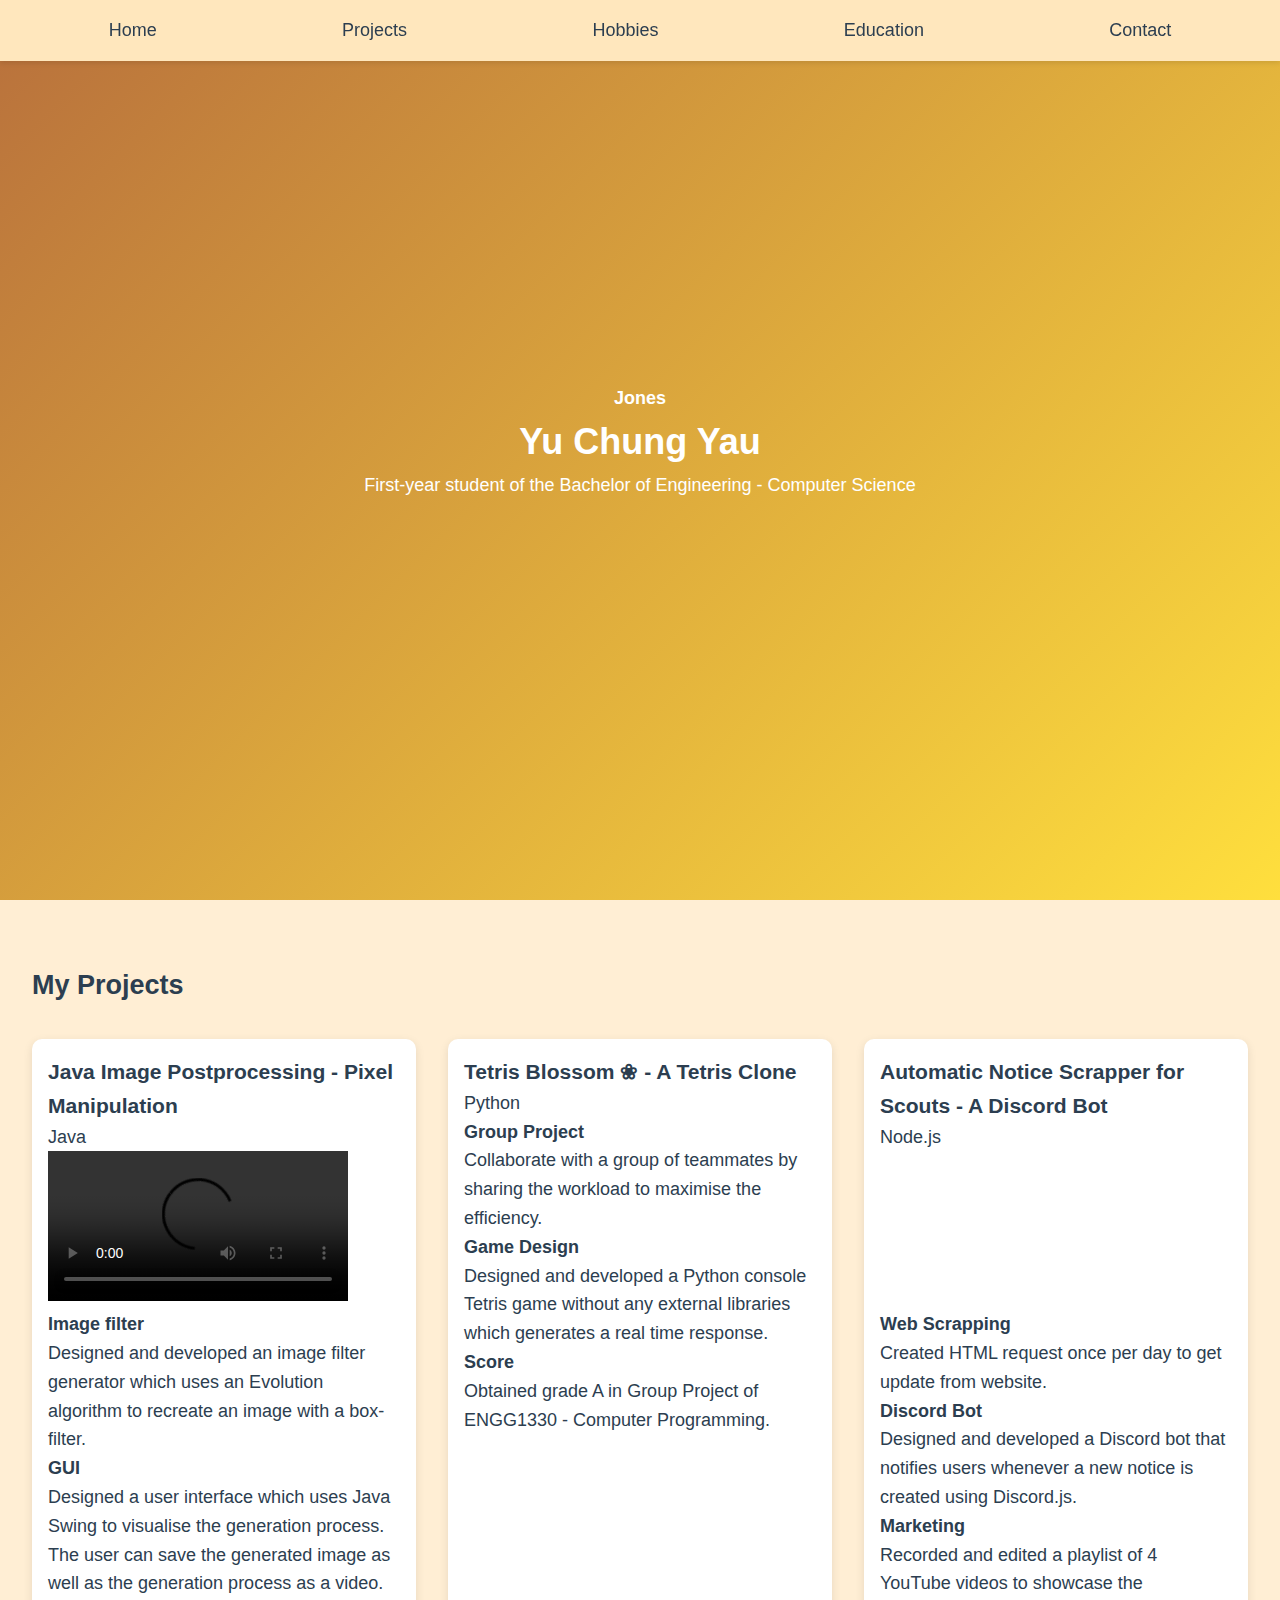
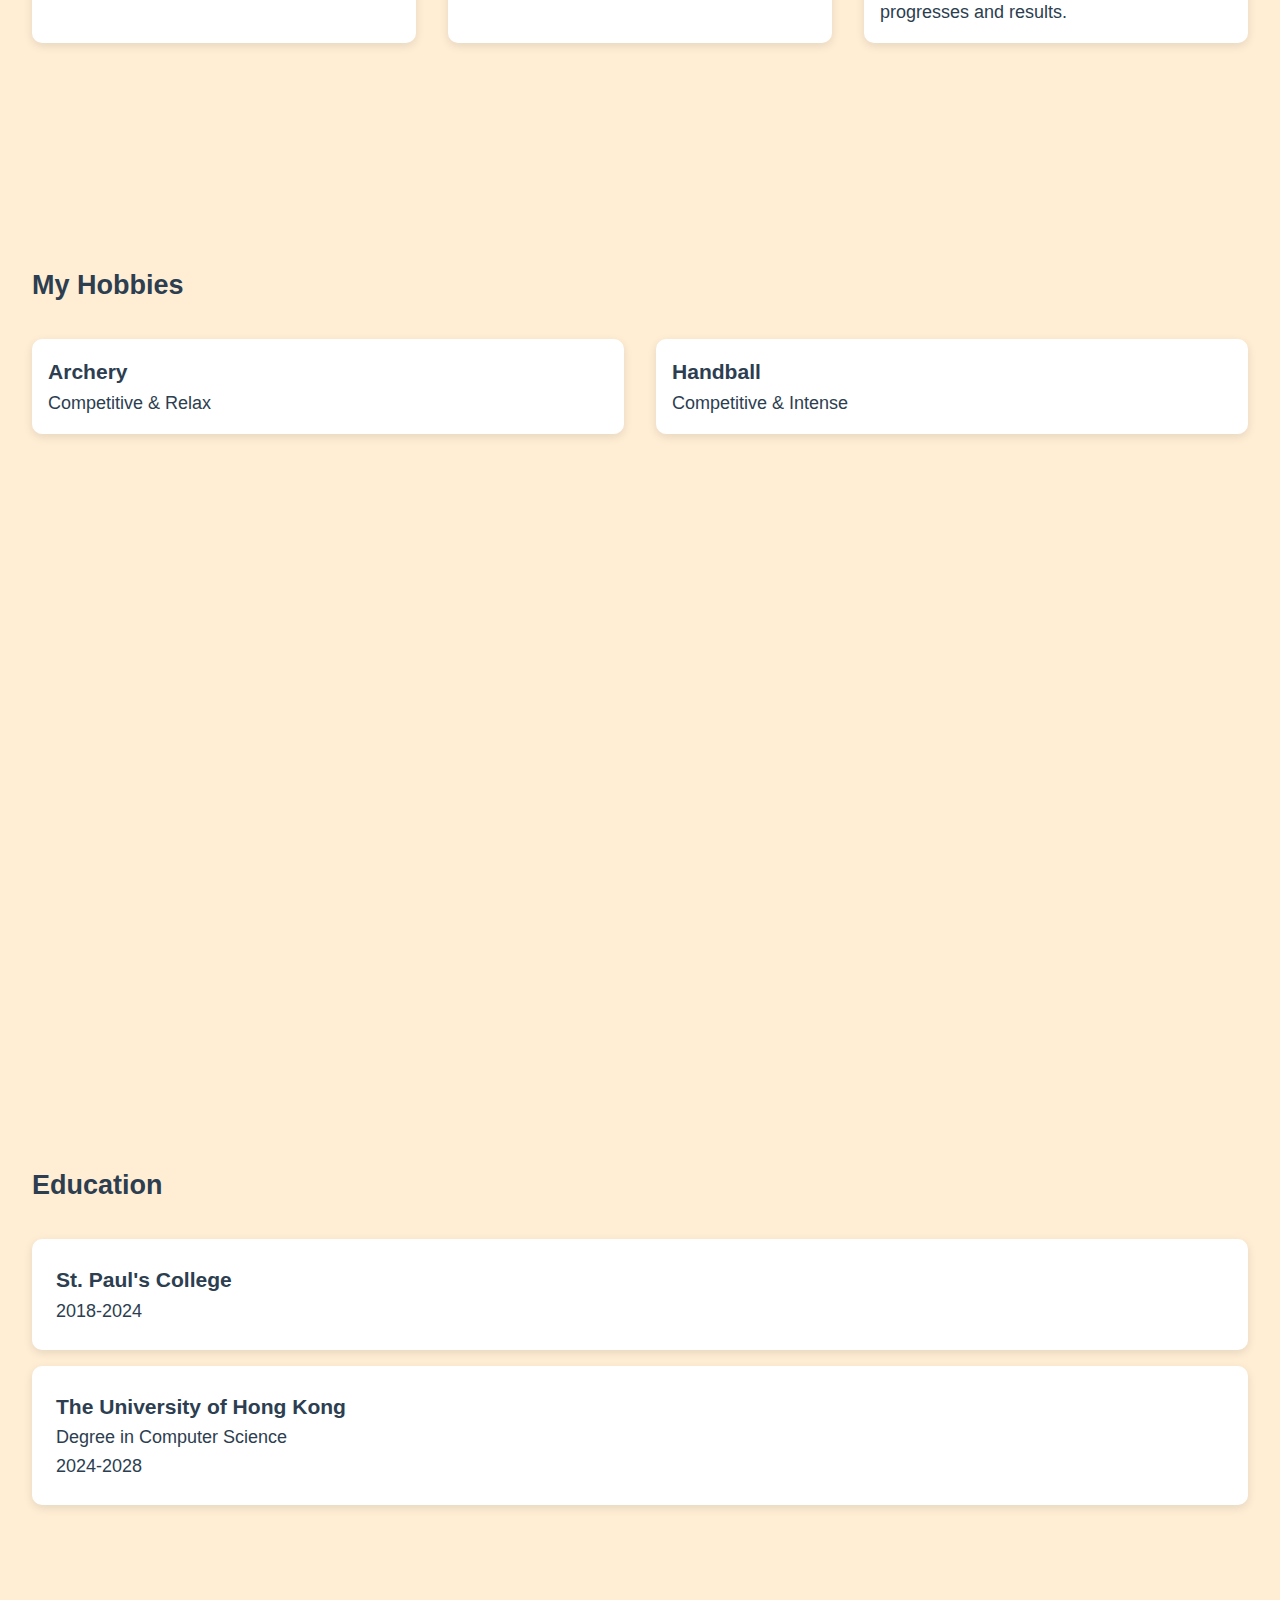
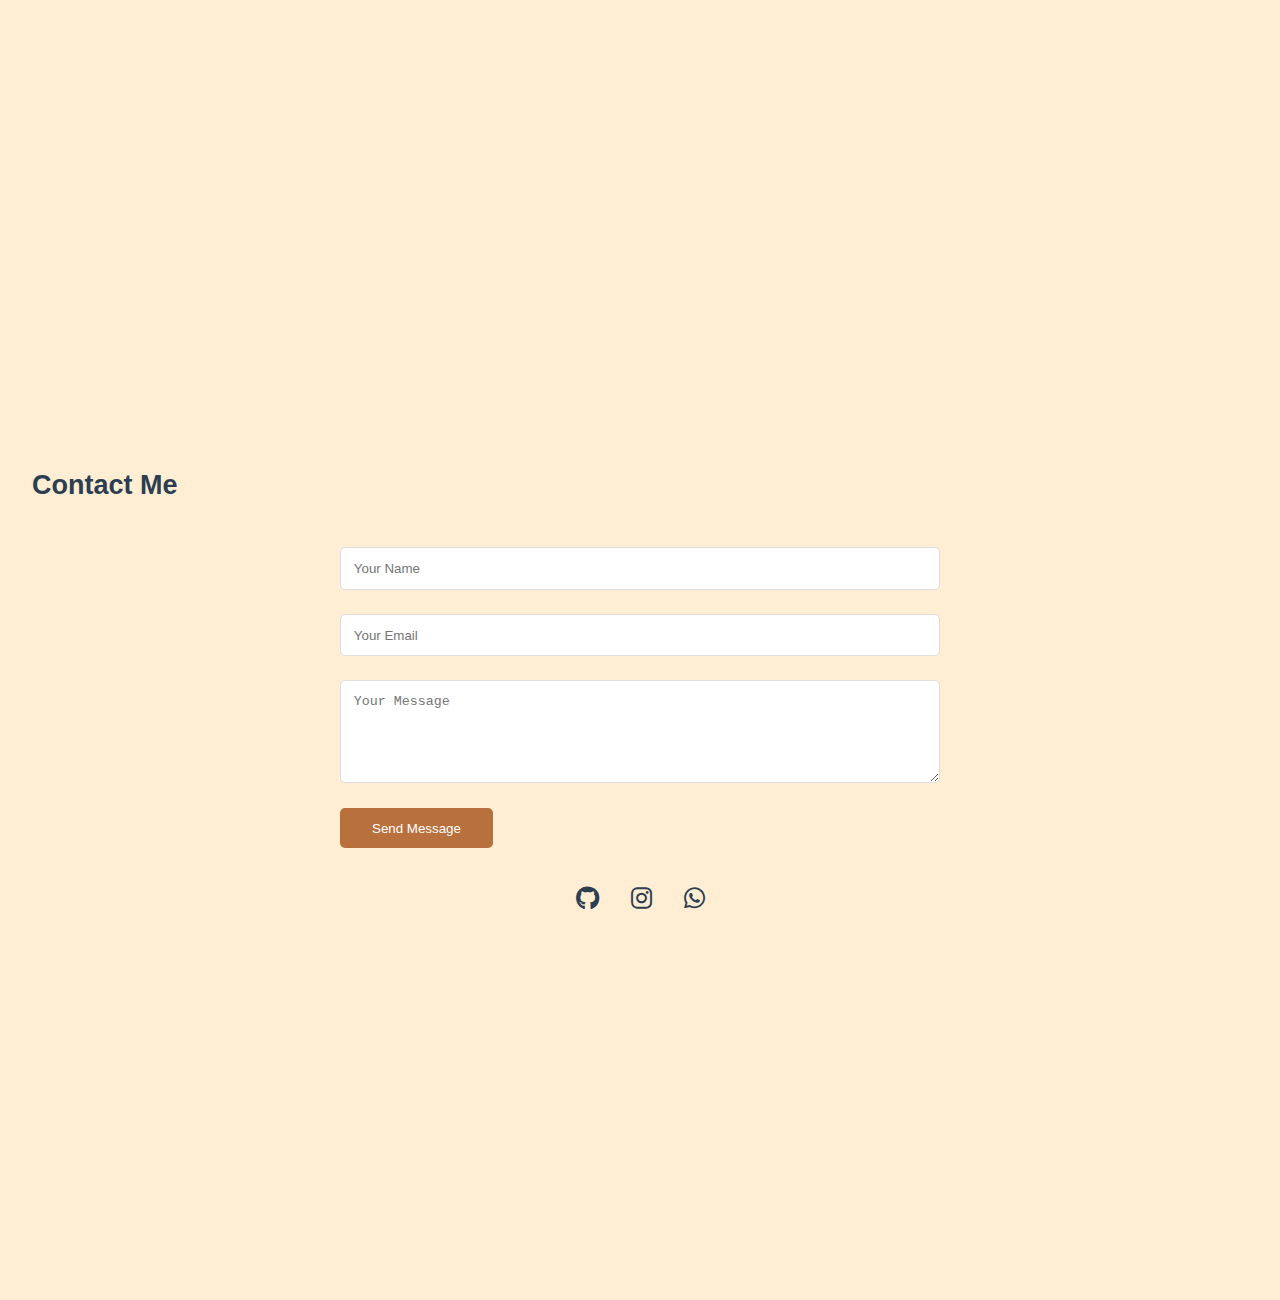
<file: index.html>
<!DOCTYPE html>
<html lang="en">
<head>
    <meta charset="UTF-8">
    <meta name="viewport" content="width=device-width, initial-scale=1.0">
    <title>Yu Chung Yau - Jones</title>
    <link rel="stylesheet" href="https://cdnjs.cloudflare.com/ajax/libs/font-awesome/6.0.0/css/all.min.css">
    <link rel="stylesheet" href="./style.css">
    <script src="./projects.js" ></script>
</head>
<body>
    <!-- Navigation -->
    <nav class="navbar">
        <ul class="nav-links">
            <li><a href="#hero">Home</a></li>
            <li><a href="#projects">Projects</a></li>
            <li><a href="#hobbies">Hobbies</a></li>
            <li><a href="#education">Education</a></li>
            <li><a href="#contact">Contact</a></li>
        </ul>
    </nav>

    <!-- Hero Section -->
    <section id="hero">
        <h4>Jones</h4>
        <h1>Yu Chung Yau</h1>
        <p>First-year student of the Bachelor of Engineering - Computer Science</p>
    </section>

    <!-- Projects Section -->
    <section id="projects">
        <h2>My Projects</h2>
        <div class="projects-grid" id="projects-grid">
            <!-- Add more project cards -->
        </div>
    </section>

    <!-- Hobbies Section -->
    <section id="hobbies">
        <h2>My Hobbies</h2>
        <div class="projects-grid">
            <div class="project-card">
                <h3>Archery</h3>
                <p>Competitive & Relax</p>
            </div>
            <div class="project-card">
                <h3>Handball</h3>
                <p>Competitive & Intense</p>
            </div>
            <!-- Add more hobby cards -->
        </div>
    </section>

    <!-- Education Section -->
    <section id="education">
        <h2>Education</h2>
        <div class="education-list">
            <div class="education-item">
                <h3>St. Paul's College</h3>
                <p>2018-2024</p>
            </div>
            <div class="education-item">
                <h3>The University of Hong Kong</h3>
                <p>Degree in Computer Science</p>
                <p>2024-2028</p>
            </div>
            <!-- Add more education items -->
        </div>
    </section>

    <!-- Contact Section -->
    <section id="contact">
        <h2>Contact Me</h2>
        <form class="contact-form">
            <div class="form-group">
                <input type="text" placeholder="Your Name" required>
            </div>
            <div class="form-group">
                <input type="email" placeholder="Your Email" required>
            </div>
            <div class="form-group">
                <textarea rows="5" placeholder="Your Message" required></textarea>
            </div>
            <button type="submit">Send Message</button>
        </form>
        <div class="social-links">
            <a href="https://github.com/jonesyu30" target=”_blank”><i class="fab fa-github"></i></a>
            <a href="https://www.instagram.com/jung1yau6/" target=”_blank”><i class="fa-brands fa-instagram"></i></a>
            <a href="https://wa.me/60303742" target=”_blank”><i class="fa-brands fa-whatsapp"></i></a>
        </div>
    </section>
</body>
</html>
</file>
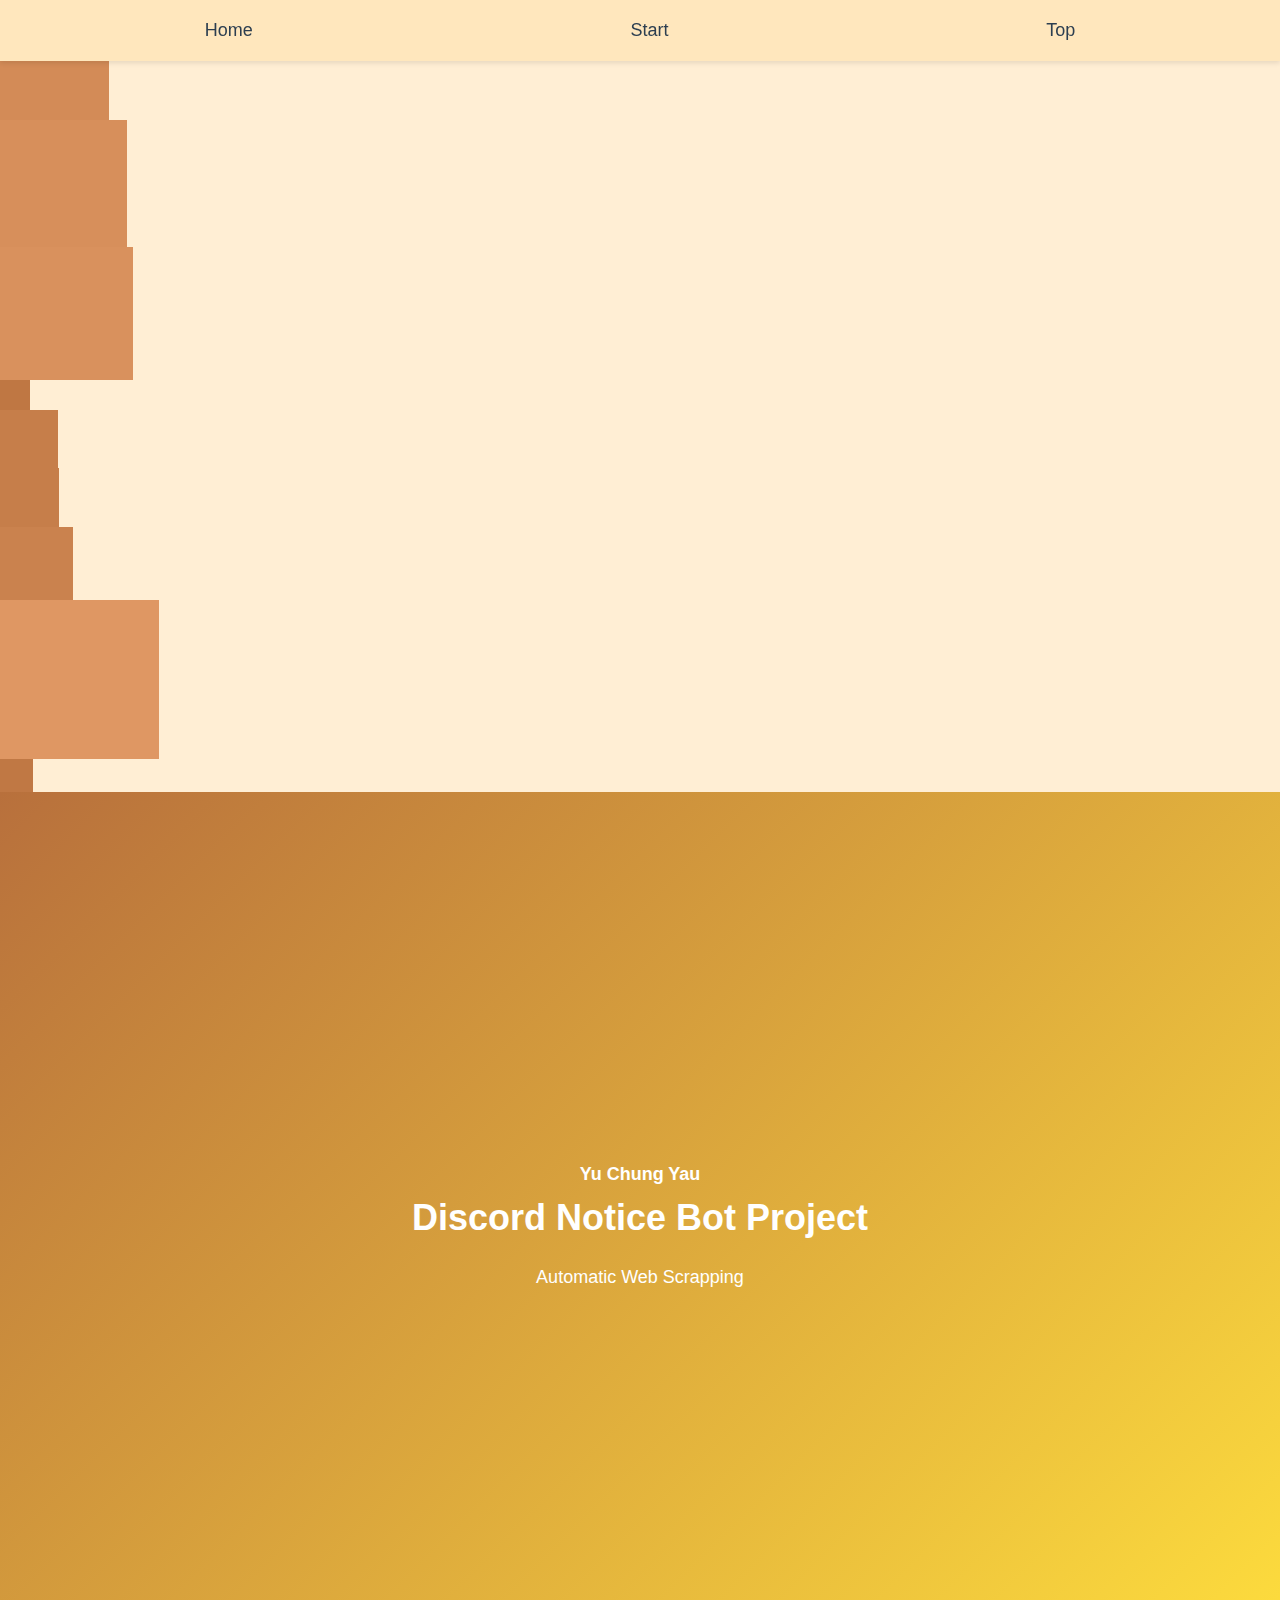
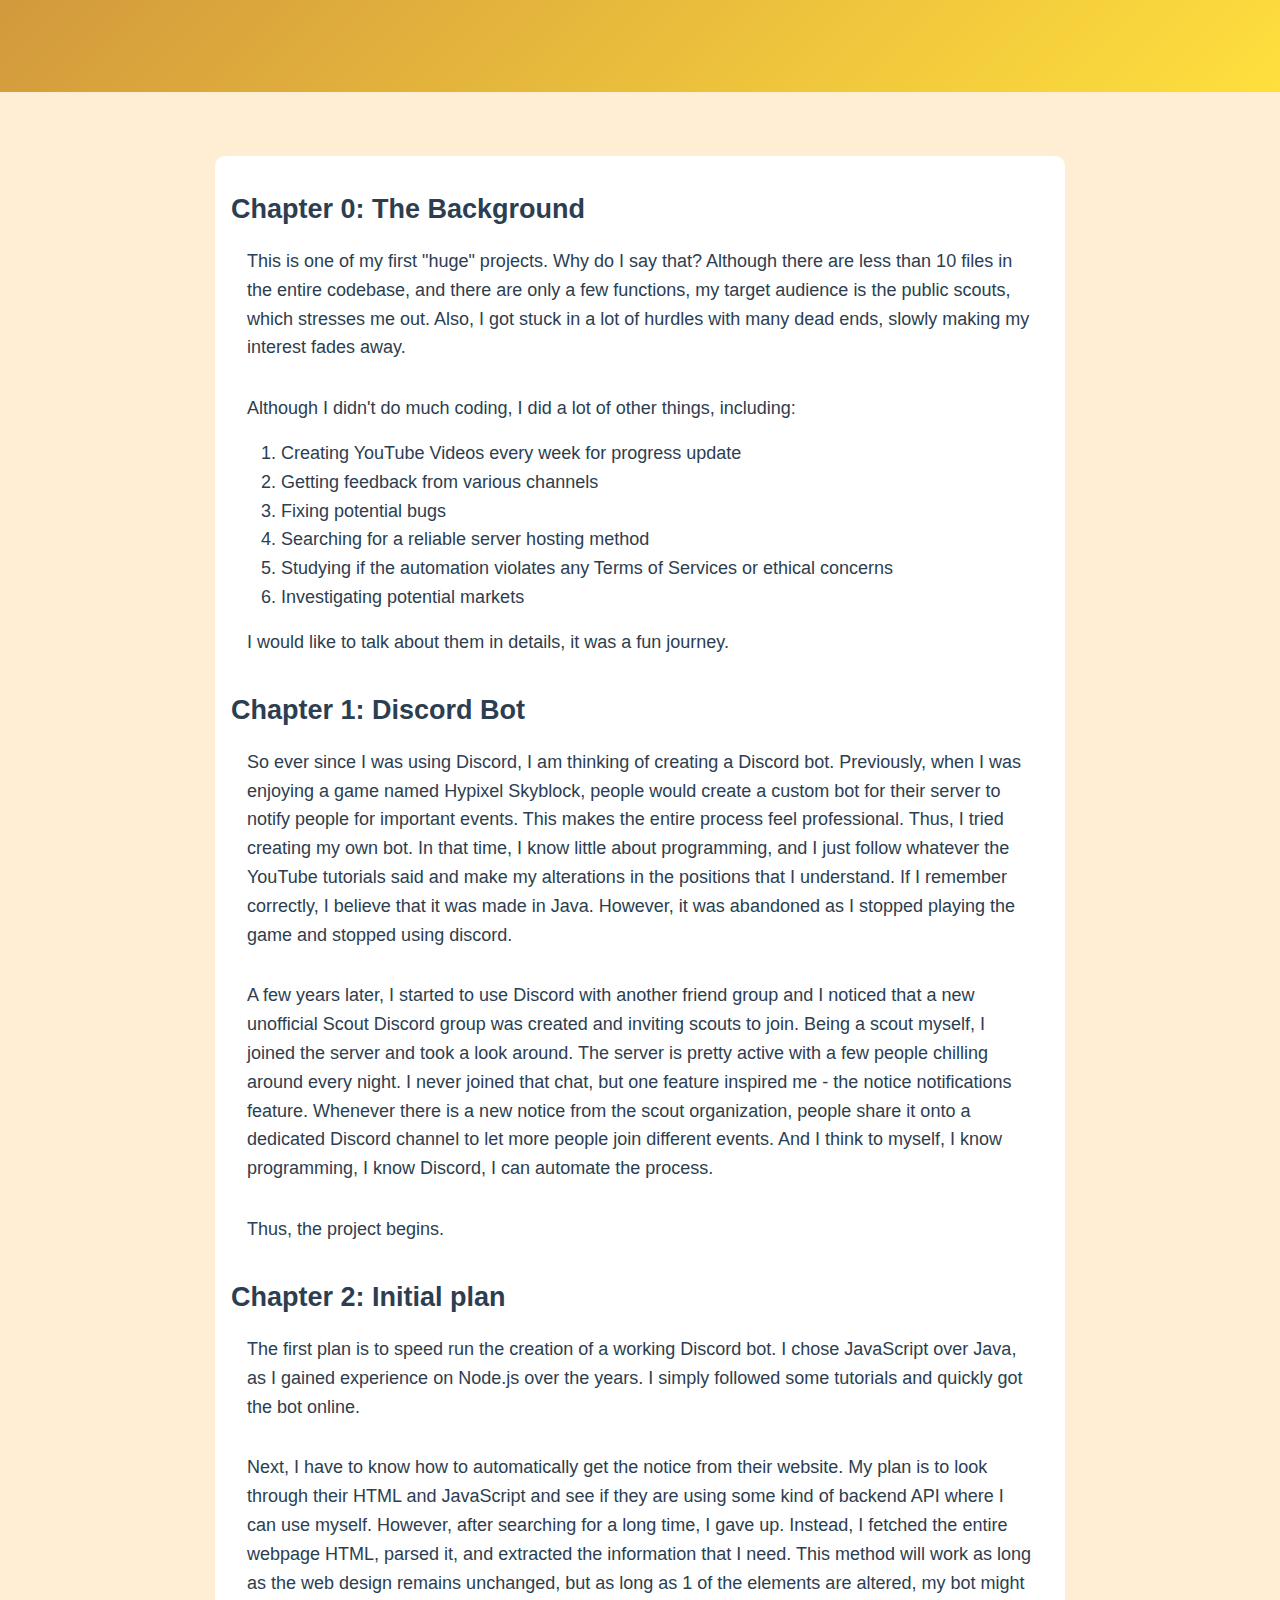
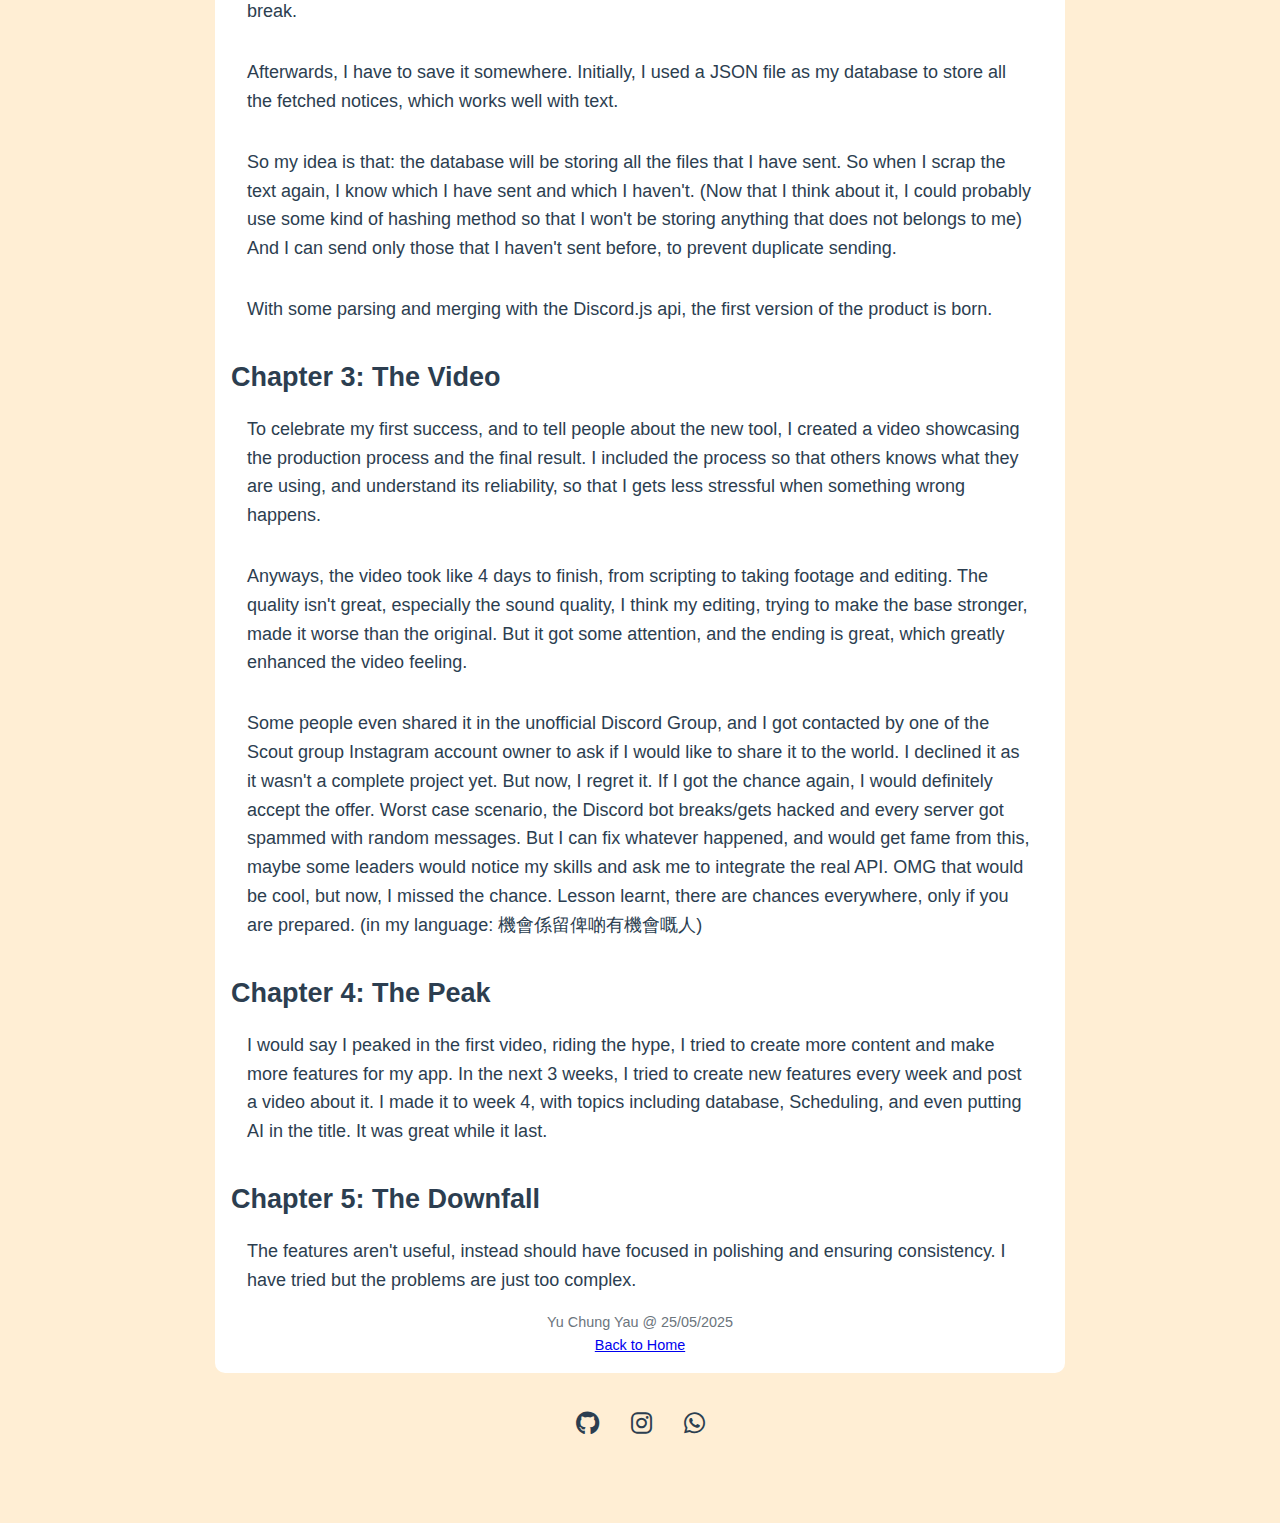
<file: projects/discord-bot.html>
<!DOCTYPE html>
<html lang="en">
<head>
    <meta charset="UTF-8">
    <meta name="viewport" content="width=device-width, initial-scale=1.0">
    <title>Java Image Postprocessing</title>
    <link rel="stylesheet" href="../style.css">
    <link rel="stylesheet" href="./style.css">
    <link rel="stylesheet" href="https://cdnjs.cloudflare.com/ajax/libs/font-awesome/6.0.0/css/all.min.css">
    <script src="../theme.js"></script>
    <link rel="icon" href="../assets/images/profolio.jpeg" type="image/jpeg">
</head>
<body>

    <!-- Background Animation -->
    <div id="background"></div>
    <script src="../sphere.js"></script>

    <!-- Navigation -->
    <nav class="navbar">
        <ul class="nav-links">
            <li><a href="../#projects">Home</a></li>
            <li><a href="#paragraphs">Start</a></li>
            <li><a href="#hero">Top</a></li>
        </ul>
    </nav>

    <!-- Hero Section -->
    <section id="hero">
        <h4>Yu Chung Yau</h4>
        <h1>Discord Notice Bot Project</h1>
        <p>Automatic Web Scrapping</p>
    </section>

    <section id="paragraphs">
        <div class="chapters">
            <h2 class="section-title">Chapter 0: The Background</h2>
<p>This is one of my first "huge" projects. Why do I say that? Although there are less than 10 files in the entire codebase, and there are only a few functions, my target audience is the public scouts, which stresses me out. Also, I got stuck in a lot of hurdles with many dead ends, slowly making my interest fades away. </p>
<p>Although I didn't do much coding, I did a lot of other things, including:</p>
<ol type="1"><li>Creating YouTube Videos every week for progress update</li><li>Getting feedback from various channels</li><li>Fixing potential bugs</li><li>Searching for a reliable server hosting method</li><li>Studying if the automation violates any Terms of Services or ethical concerns</li><li>Investigating potential markets</li></ol><p>I would like to talk about them in details, it was a fun journey.</p>
<h2 class="section-title">Chapter 1: Discord Bot</h2>
<p>So ever since I was using Discord, I am thinking of creating a Discord bot. Previously, when I was enjoying a game named Hypixel Skyblock, people would create a custom bot for their server to notify people for important events. This makes the entire process feel professional. Thus, I tried creating my own bot. In that time, I know little about programming, and I just follow whatever the YouTube tutorials said and make my alterations in the positions that I understand. If I remember correctly, I believe that it was made in Java. However, it was abandoned as I stopped playing the game and stopped using discord. </p>
<p>A few years later, I started to use Discord with another friend group and I noticed that a new unofficial Scout Discord group was created and inviting scouts to join. Being a scout myself, I joined the server and took a look around. The server is pretty active with a few people chilling around every night. I never joined that chat, but one feature inspired me - the notice notifications feature. Whenever there is a new notice from the scout organization, people share it onto a dedicated Discord channel to let more people join different events. And I think to myself, I know programming, I know Discord, I can automate the process.  </p>
<p>Thus, the project begins.</p>
<h2 class="section-title">Chapter 2: Initial plan</h2>
<p>The first plan is to speed run the creation of a working Discord bot. I chose JavaScript over Java, as I gained experience on Node.js over the years. I simply followed some tutorials and quickly got the bot online. </p>
<p>Next, I have to know how to automatically get the notice from their website. My plan is to look through their HTML and JavaScript and see if they are using some kind of backend API where I can use myself. However, after searching for a long time, I gave up. Instead, I fetched the entire webpage HTML, parsed it, and extracted the information that I need. This method will work as long as the web design remains unchanged, but as long as 1 of the elements are altered, my bot might break.</p>
<p>Afterwards, I have to save it somewhere. Initially, I used a JSON file as my database to store all the fetched notices, which works well with text. </p>
<p>So my idea is that: the database will be storing all the files that I have sent. So when I scrap the text again, I know which I have sent and which I haven't. (Now that I think about it, I could probably use some kind of hashing method so that I won't be storing anything that does not belongs to me) And I can send only those that I haven't sent before, to prevent duplicate sending. </p>
<p>With some parsing and merging with the Discord.js api, the first version of the product is born.</p>
<h2 class="section-title">Chapter 3: The Video</h2>
<p>To celebrate my first success, and to tell people about the new tool, I created a video showcasing the production process and the final result. I included the process so that others knows what they are using, and understand its reliability, so that I gets less stressful when something wrong happens.  </p>
<p>Anyways, the video took like 4 days to finish, from scripting to taking footage and editing. The quality isn't great, especially the sound quality, I think my editing, trying to make the base stronger, made it worse than the original. But it got some attention, and the ending is great, which greatly enhanced the video feeling. </p>
<p>Some people even shared it in the unofficial Discord Group, and I got contacted by one of the Scout group Instagram account owner to ask if I would like to share it to the world. I declined it as it wasn't a complete project yet. But now, I regret it. If I got the chance again, I would definitely accept the offer. Worst case scenario, the Discord bot breaks/gets hacked and every server got spammed with random messages. But I can fix whatever happened, and would get fame from this, maybe some leaders would notice my skills and ask me to integrate the real API. OMG that would be cool, but now, I missed the chance. Lesson learnt, there are chances everywhere, only if you are prepared. (in my language: 機會係留俾啲有機會嘅人)</p>
<h2 class="section-title">Chapter 4: The Peak</h2>
<p>I would say I peaked in the first video, riding the hype, I tried to create more content and make more features for my app. In the next 3 weeks, I tried to create new features every week and post a video about it. I made it to week 4, with topics including database, Scheduling, and even putting AI in the title. It was great while it last. </p>
<h2 class="section-title">Chapter 5: The Downfall</h2>
<p>The features aren't useful, instead should have focused in polishing and ensuring consistency. I have tried but the problems are just too complex. </p>

            <footer>
                Yu Chung Yau @ 25/05/2025
                <div class="footer-nav">
                    <a href="../index.html" class="back-home-link">Back to Home</a>
                </div>
            </footer>
        </div>

        <!-- Contact Section -->
        <div class="social-links">
            <a href="https://github.com/jonesyu30" target=”_blank”><i class="fab fa-github"></i></a>
            <a href="https://www.instagram.com/jung1yau6/" target=”_blank”><i class="fa-brands fa-instagram"></i></a>
            <a href="https://wa.me/60303742" target=”_blank”><i class="fa-brands fa-whatsapp"></i></a>
        </div>
    </section>
</body>
</html>
</file>
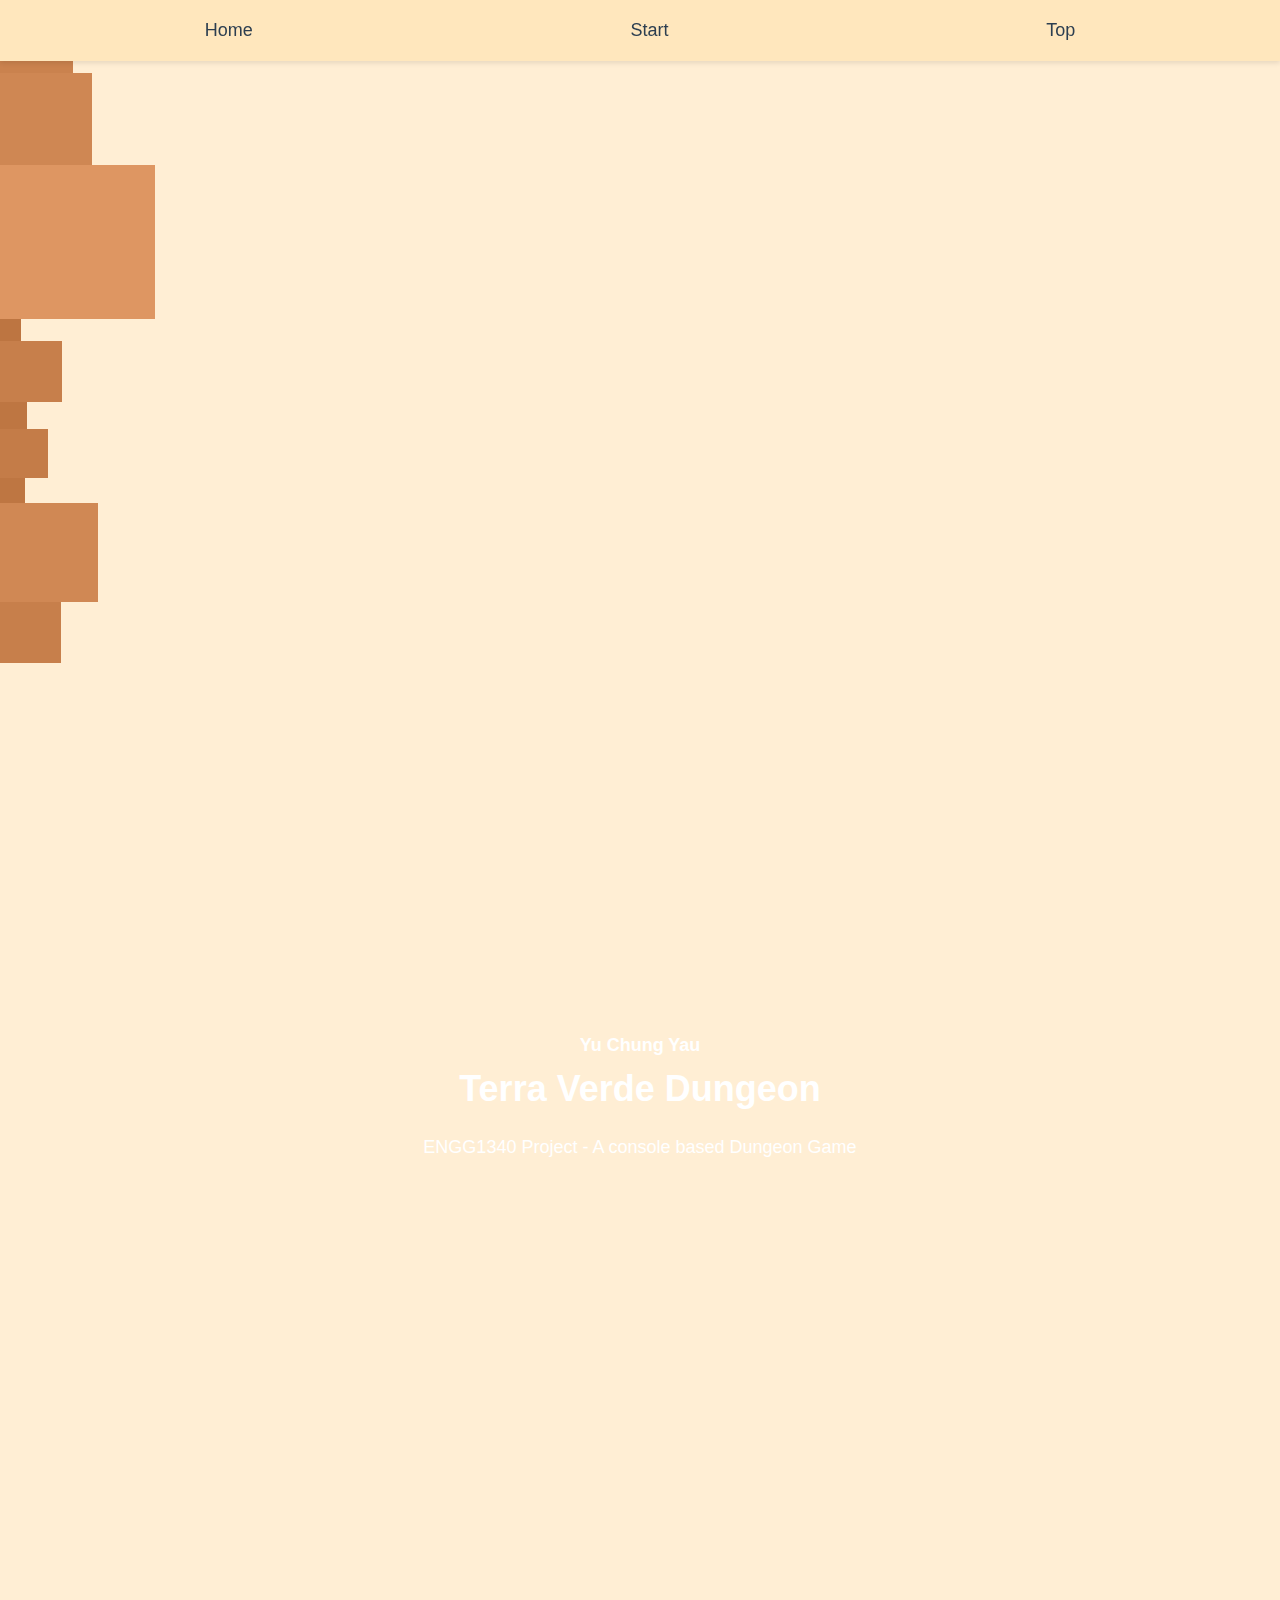
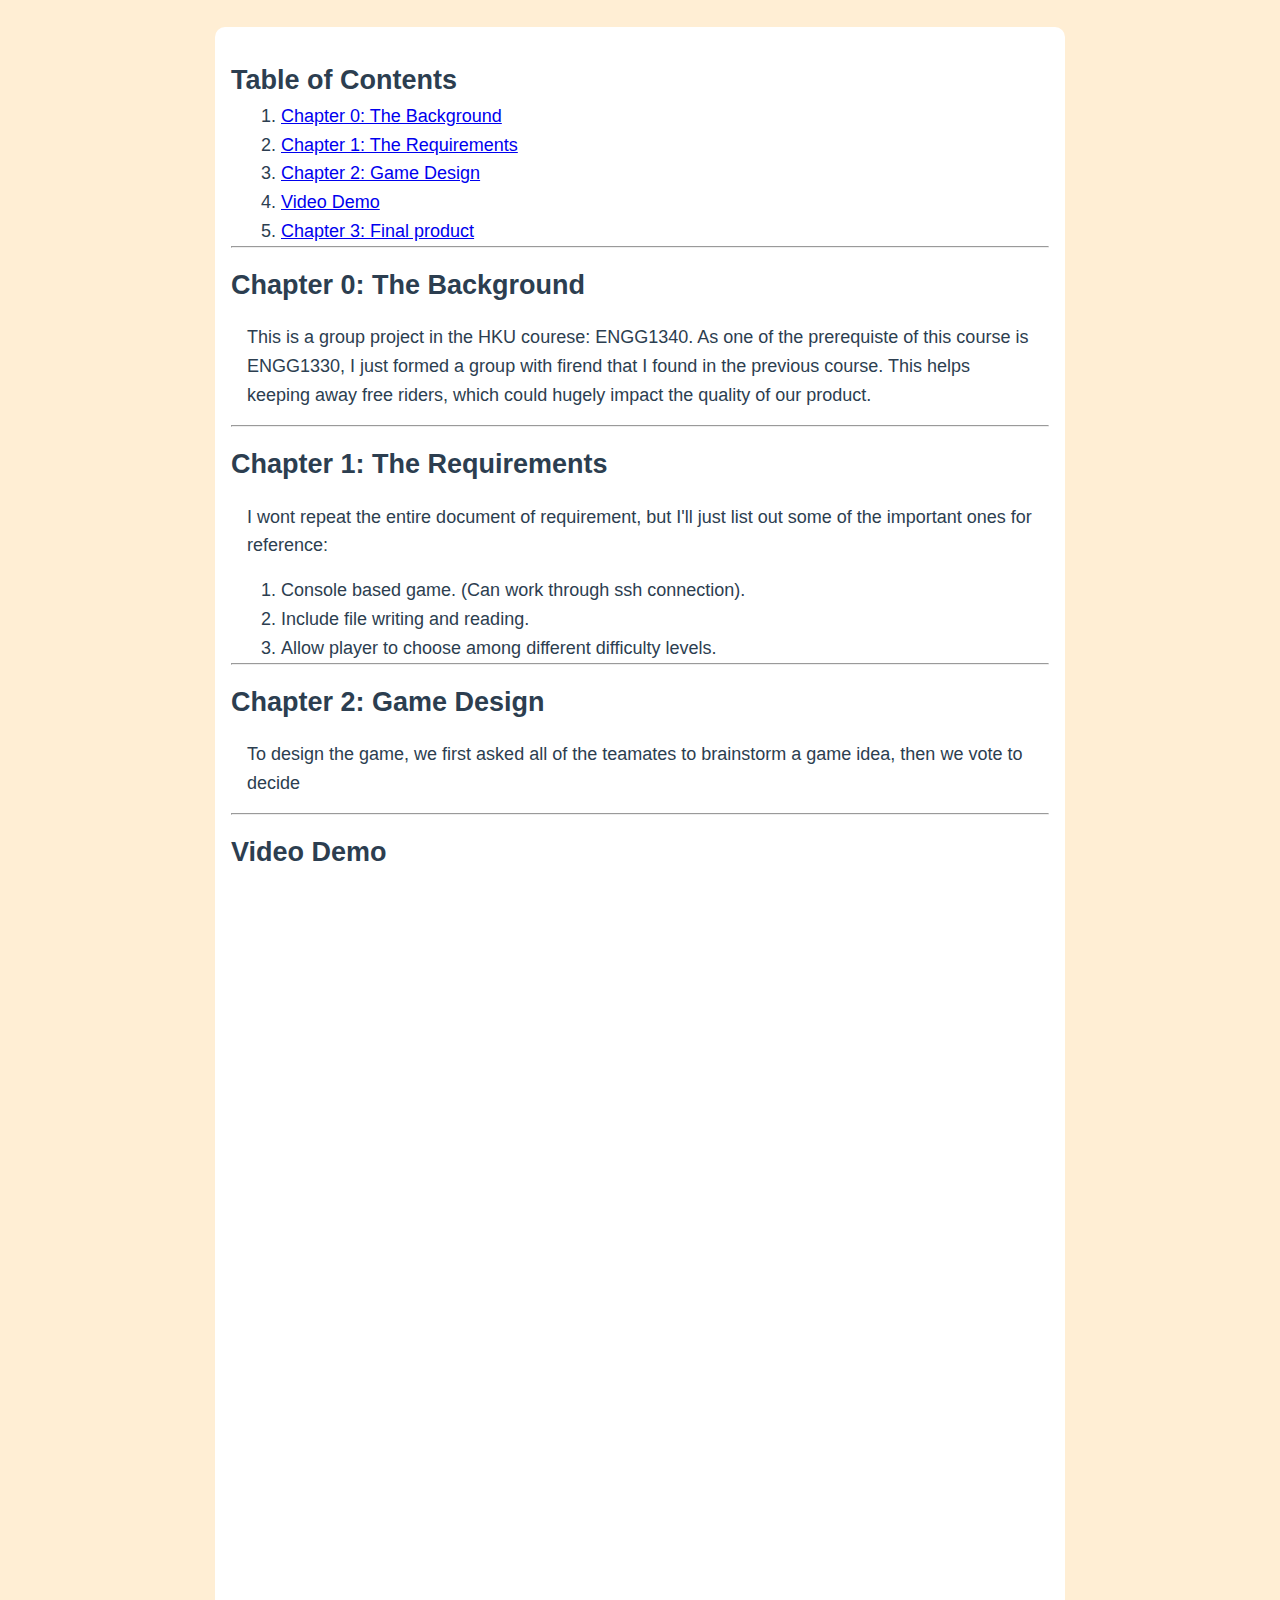
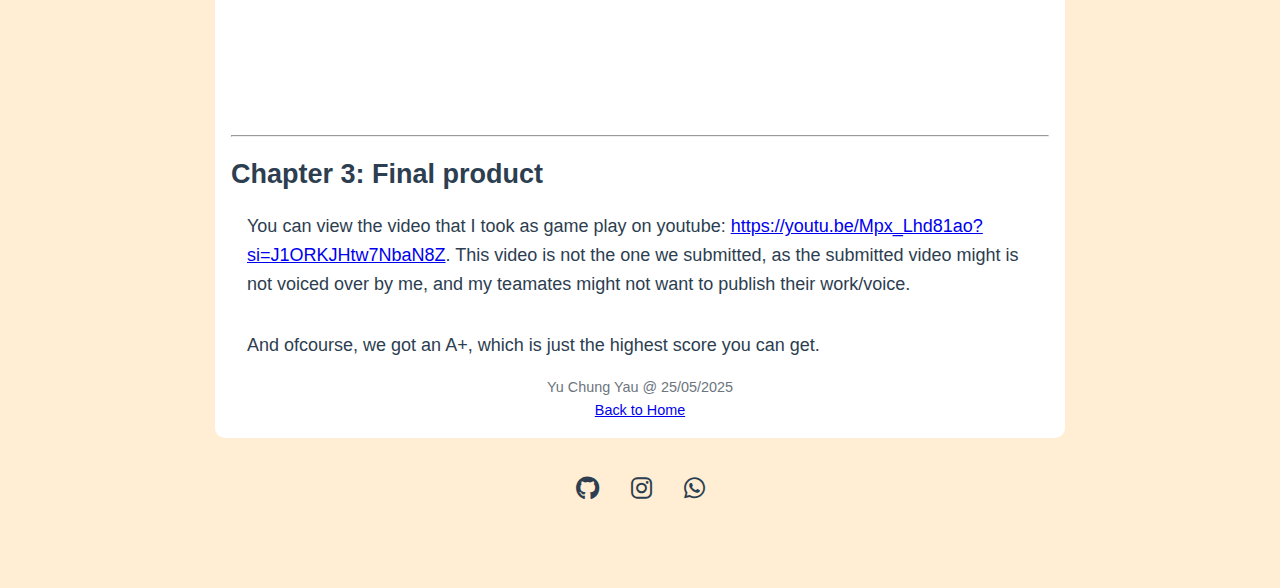
<file: projects/dungeon-game.html>
<!DOCTYPE html>
<html lang="en">
<head>
    <meta charset="UTF-8">
    <meta name="viewport" content="width=device-width, initial-scale=1.0">
    <title>Java Image Postprocessing</title>
    <link rel="stylesheet" href="../style.css">
    <script src="../theme.js"></script>
    <link rel="stylesheet" href="./style.css">
    <link rel="stylesheet" href="https://cdnjs.cloudflare.com/ajax/libs/font-awesome/6.0.0/css/all.min.css">
    <link rel="icon" href="../assets/images/profolio.jpeg" type="image/jpeg">
</head>
<body>

    <!-- Background Animation -->
    <div id="background"></div>
    <script src="../sphere.js"></script>

    <!-- Navigation -->
    <nav class="navbar">
        <ul class="nav-links">
            <li><a href="../#projects">Home</a></li>
            <li><a href="#paragraphs">Start</a></li>
            <li><a href="#hero">Top</a></li>
        </ul>
    </nav>

    <!-- Hero Section -->
    <section id="hero" style="background-image: linear-gradient(135deg, var(--primary-color-semi-transparent), var(--secondary-color-semi-transparent)), url('../assets/images/dungeon-game.png');">
        <h4>Yu Chung Yau</h4>
        <h1>Terra Verde Dungeon </h1>
        <p>ENGG1340 Project - A console based Dungeon Game</p>
    </section>

    <section id="paragraphs">
        <div class="chapters">
            <h2 class="section-title">Table of Contents</h2>
<ol><li class="toc-list"><a href="#chapter-0:-the-background" class="toc-link">Chapter 0: The Background</a></li><li class="toc-list"><a href="#chapter-1:-the-requirements" class="toc-link">Chapter 1: The Requirements</a></li><li class="toc-list"><a href="#chapter-2:-game-design" class="toc-link">Chapter 2: Game Design</a></li><li class="toc-list"><a href="#video-demo" class="toc-link">Video Demo</a></li><li class="toc-list"><a href="#chapter-3:-final-product" class="toc-link">Chapter 3: Final product</a></li></ol>
<hr class="chapters-divider" id="chapter-0:-the-background">
<h2 class="section-title">Chapter 0: The Background</h2>
<p>This is a group project in the HKU courese: ENGG1340. As one of the prerequiste of this course is ENGG1330, I just formed a group with firend that I found in the previous course. This helps keeping away free riders, which could hugely impact the quality of our product. </p>
<hr class="chapters-divider" id="chapter-1:-the-requirements">
<h2 class="section-title">Chapter 1: The Requirements</h2>
<p>I wont repeat the entire document of requirement, but I'll just list out some of the important ones for reference:</p>
<ol>
<li>Console based game. (Can work through ssh connection).</li><li>Include file writing and reading.</li><li>Allow player to choose among different difficulty levels.</li></ol><hr class="chapters-divider" id="chapter-2:-game-design">
<h2 class="section-title">Chapter 2: Game Design</h2>
<p>To design the game, we first asked all of the teamates to brainstorm a game idea, then we vote to decide</p>
<hr class="chapters-divider" id="video-demo">
<h2 class="section-title">Video Demo</h2>
<p><iframe width="1694" height="820" src="https://www.youtube.com/embed/Mpx_Lhd81ao" title="The boss fight in this dungeon game is crazy." frameborder="0" allow="accelerometer; autoplay; clipboard-write; encrypted-media; gyroscope; picture-in-picture; web-share" referrerpolicy="strict-origin-when-cross-origin" allowfullscreen></iframe></p>
<hr class="chapters-divider" id="chapter-3:-final-product">
<h2 class="section-title">Chapter 3: Final product</h2>
<p>You can view the video that I took as game play on youtube: <a target="_blank" href="https://youtu.be/Mpx_Lhd81ao?si=J1ORKJHtw7NbaN8Z">https://youtu.be/Mpx_Lhd81ao?si=J1ORKJHtw7NbaN8Z</a>. This video is not the one we submitted, as the submitted video might is not voiced over by me, and my teamates might not want to publish their work/voice. </p>
<p>And ofcourse, we got an A+, which is just the highest score you can get. </p>

            <footer>
                Yu Chung Yau @ 25/05/2025
                <div class="footer-nav">
                    <a href="../index.html" class="back-home-link">Back to Home</a>
                </div>
            </footer>
        </div>

        <!-- Contact Section -->
        <div class="social-links">
            <a href="https://github.com/jonesyu30" target=”_blank”><i class="fab fa-github"></i></a>
            <a href="https://www.instagram.com/jung1yau6/" target=”_blank”><i class="fa-brands fa-instagram"></i></a>
            <a href="https://wa.me/60303742" target=”_blank”><i class="fa-brands fa-whatsapp"></i></a>
        </div>
    </section>
</body>
</html>
</file>
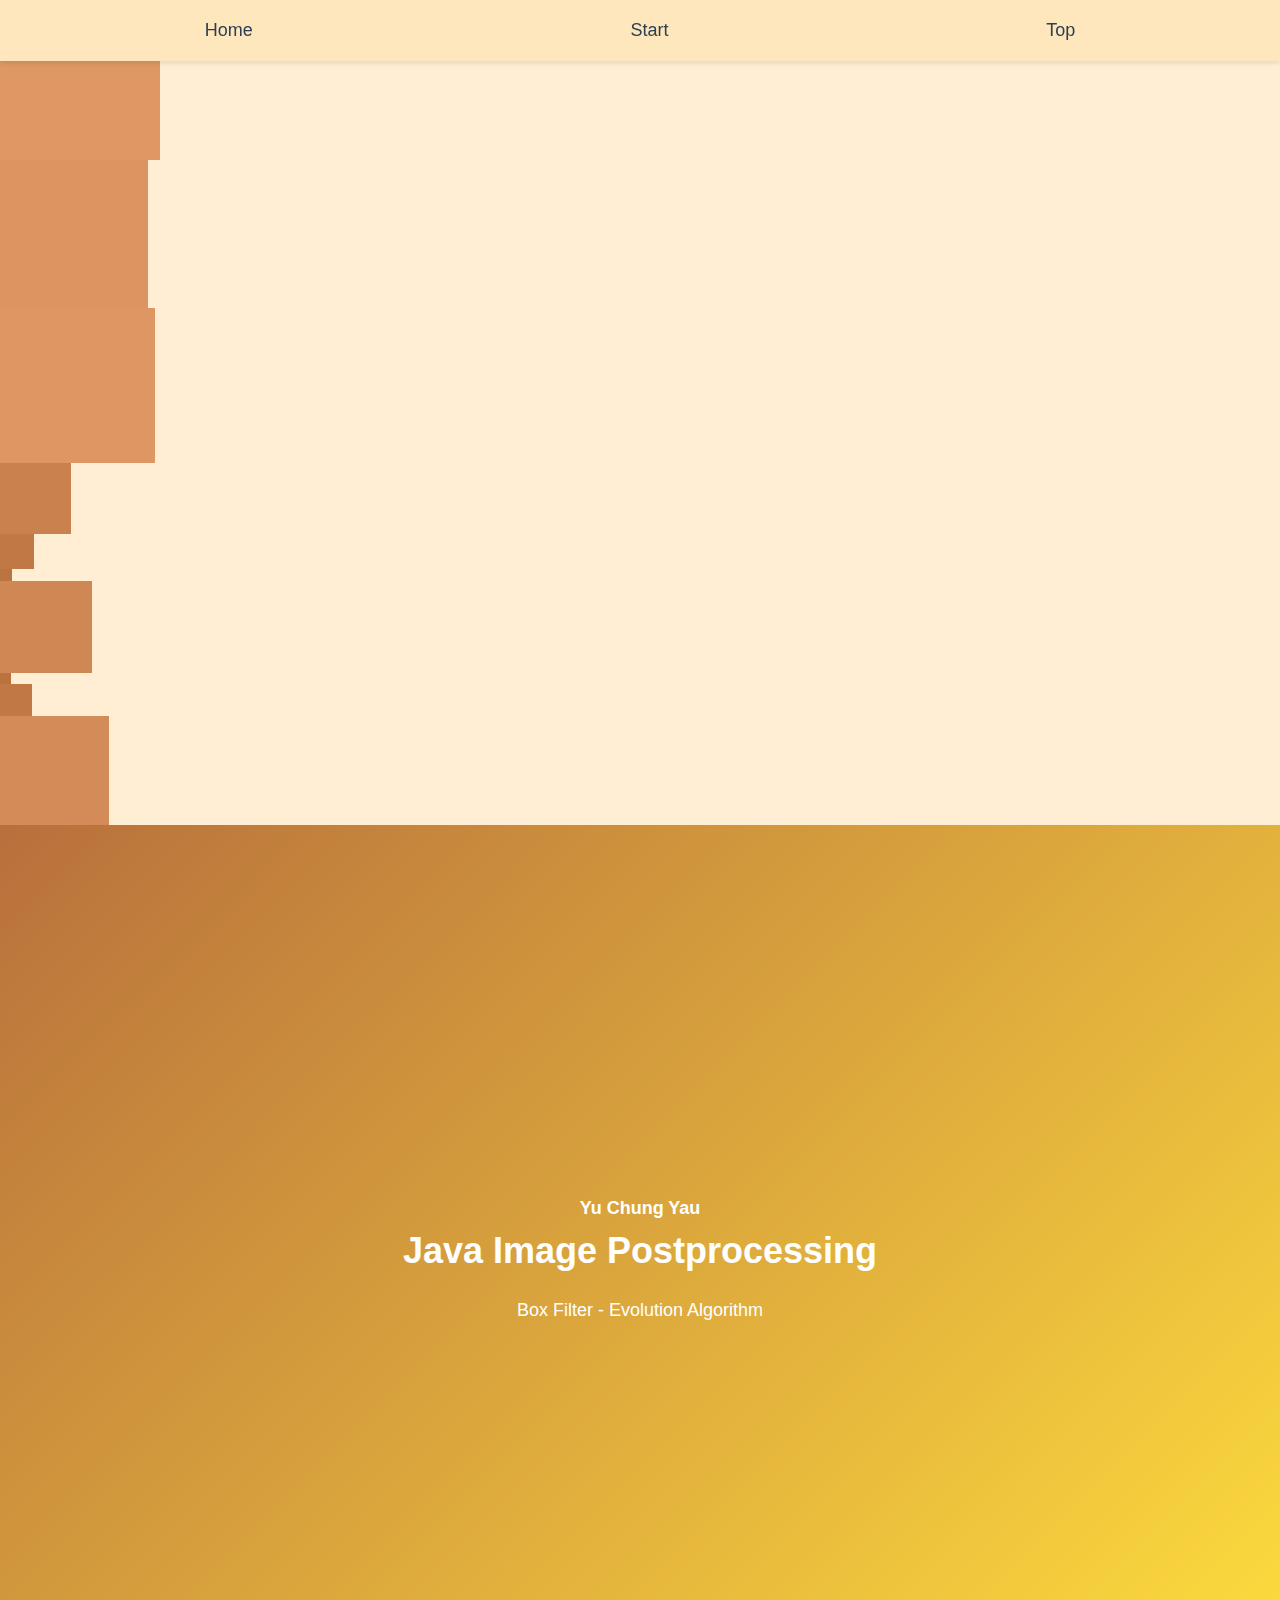
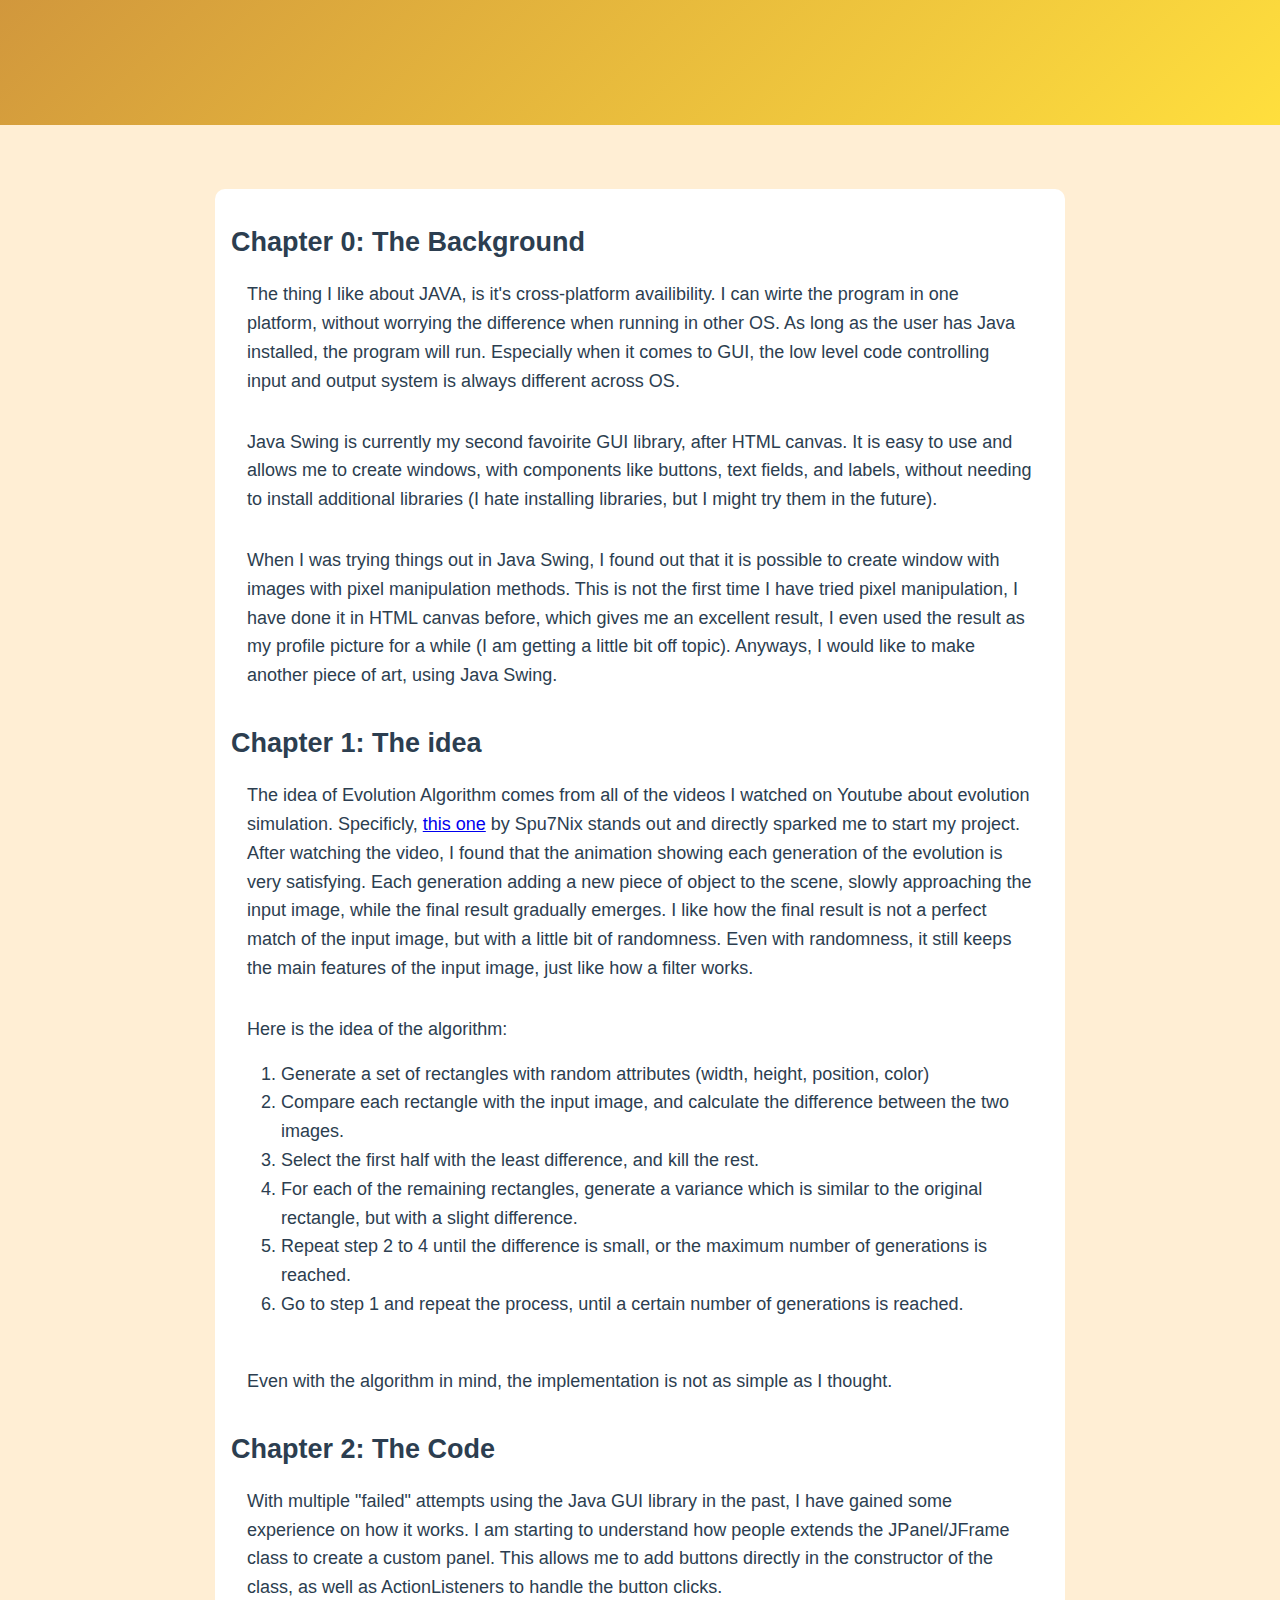
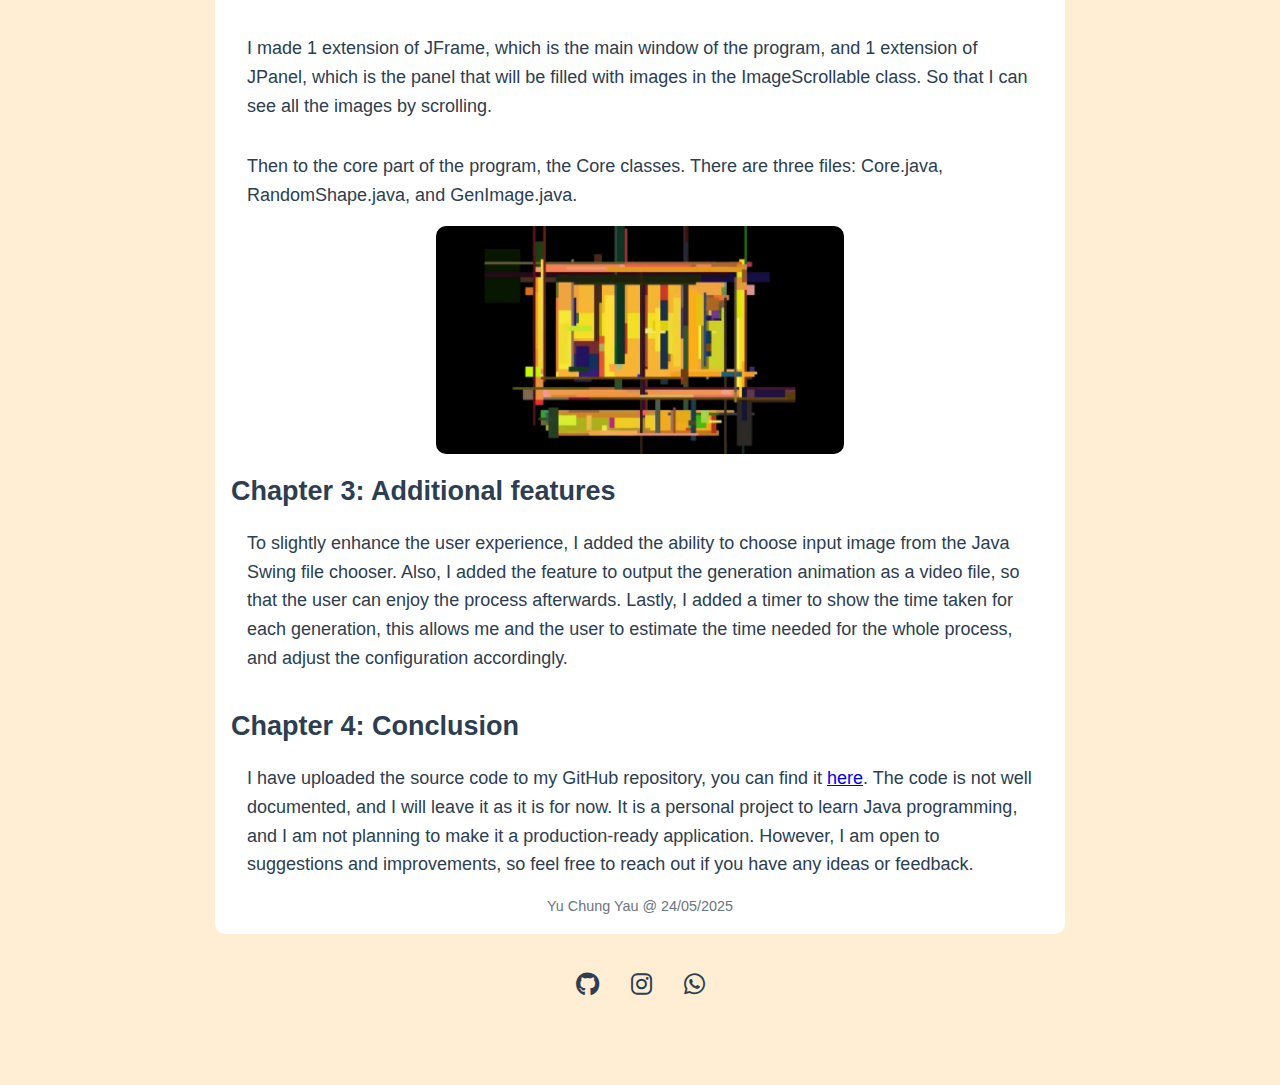
<file: projects/java-image-postprocessing.html>
<!DOCTYPE html>
<html lang="en">
<head>
    <meta charset="UTF-8">
    <meta name="viewport" content="width=device-width, initial-scale=1.0">
    <title>Java Image Postprocessing</title>
    <link rel="stylesheet" href="../style.css">
    <link rel="stylesheet" href="./style.css">
    <link rel="stylesheet" href="https://cdnjs.cloudflare.com/ajax/libs/font-awesome/6.0.0/css/all.min.css">
</head>
<body>

    <!-- Background Animation -->
    <div id="background"></div>
    <script src="../sphere.js"></script>

    <!-- Navigation -->
    <nav class="navbar">
        <ul class="nav-links">
            <li><a href="../#projects">Home</a></li>
            <li><a href="#paragraphs">Start</a></li>
            <li><a href="#hero">Top</a></li>
        </ul>
    </nav>

    <!-- Hero Section -->
    <section id="hero">
        <h4>Yu Chung Yau</h4>
        <h1>Java Image Postprocessing</h1>
        <p>Box Filter - Evolution Algorithm</p>
    </section>

    <section id="paragraphs">
        <div class="chapters">
            <h2 class="section-title">Chapter 0: The Background</h2>
            <p>
                The thing I like about JAVA, is it's cross-platform availibility. I can wirte the program in one platform, without worrying the difference when running in other OS. As long as the user has Java installed, the program will run. Especially when it comes to GUI, the low level code controlling input and output system is always different across OS.</p>
            <p>
                Java Swing is currently my second favoirite GUI library, after HTML canvas. It is easy to use and allows me to create windows, with components like buttons, text fields, and labels, without needing to install additional libraries (I hate installing libraries, but I might try them in the future).
            </p>
            <p>
                When I was trying things out in Java Swing, I found out that it is possible to create window with images with pixel manipulation methods. This is not the first time I have tried pixel manipulation, I have done it in HTML canvas before, which gives me an excellent result, I even used the result as my profile picture for a while (I am getting a little bit off topic). Anyways, I would like to make another piece of art, using Java Swing. 
            </p>
            <h2 class="section-title">Chapter 1: The idea</h2>
            <p>
                The idea of Evolution Algorithm comes from all of the videos I watched on Youtube about evolution simulation. Specificly, <a target="_blank" href="https://youtu.be/6aXx6RA1IK4?si=8tqKr0RGsCa9GPky">this one</a> by Spu7Nix stands out and directly sparked me to start my project. After watching the video, I found that the animation showing each generation of the evolution is very satisfying. Each generation adding a new piece of object to the scene, slowly approaching the input image, while the final result gradually emerges. I like how the final result is not a perfect match of the input image, but with a little bit of randomness. Even with randomness, it still keeps the main features of the input image, just like how a filter works.
            </p>
            <p>
                Here is the idea of the algorithm:
                <ol type="1">
                    <li>Generate a set of rectangles with random attributes (width, height, position, color)</li>
                    <li>Compare each rectangle with the input image, and calculate the difference between the two images.</li>
                    <li>Select the first half with the least difference, and kill the rest.</li>
                    <li>For each of the remaining rectangles, generate a variance which is similar to the original rectangle, but with a slight difference.</li>
                    <li>Repeat step 2 to 4 until the difference is small, or the maximum number of generations is reached.</li>
                    <li>Go to step 1 and repeat the process, until a certain number of generations is reached.</li>
                </ol>
            </p>
            <p>
                Even with the algorithm in mind, the implementation is not as simple as I thought. 
            </p>
            <h2 class="section-title"> Chapter 2: The Code</h2>
            <p>
                With multiple "failed" attempts using the Java GUI library in the past, I have gained some experience on how it works. I am starting to understand how people extends the JPanel/JFrame class to create a custom panel. This allows me to add buttons directly in the constructor of the class, as well as ActionListeners to handle the button clicks.
            </p>
            <p>
                I made 1 extension of JFrame, which is the main window of the program, and 1 extension of JPanel, which is the panel that will be filled with images in the ImageScrollable class. So that I can see all the images by scrolling.
            </p>
            <p>
                Then to the core part of the program, the Core classes. There are three files: Core.java, RandomShape.java, and GenImage.java. 
            </p>
            <img src="../assets/images/java-image-postprocessing.png" alt="Java Image Postprocessing" class="">
            <h2 class="section-title"> Chapter 3: Additional features</h2>
            <p>
                To slightly enhance the user experience, I added the ability to choose input image from the Java Swing file chooser. Also, I added the feature to output the generation animation as a video file, so that the user can enjoy the process afterwards. Lastly, I added a timer to show the time taken for each generation, this allows me and the user to estimate the time needed for the whole process, and adjust the configuration accordingly.
            </p>
            <h2 class="section-title"> Chapter 4: Conclusion</h2>
            <p>
                I have uploaded the source code to my GitHub repository, you can find it <a target="_blank" href="https://github.com/jonesyu30/Image-Evolution">here</a>. The code is not well documented, and I will leave it as it is for now. It is a personal project to learn Java programming, and I am not planning to make it a production-ready application. However, I am open to suggestions and improvements, so feel free to reach out if you have any ideas or feedback.
            </p>
            <footer>Yu Chung Yau @ 24/05/2025</footer>
        </div>

        <!-- Contact Section -->
        <div class="social-links">
            <a href="https://github.com/jonesyu30" target=”_blank”><i class="fab fa-github"></i></a>
            <a href="https://www.instagram.com/jung1yau6/" target=”_blank”><i class="fa-brands fa-instagram"></i></a>
            <a href="https://wa.me/60303742" target=”_blank”><i class="fa-brands fa-whatsapp"></i></a>
        </div>
    </section>
</body>
</html>
</file>
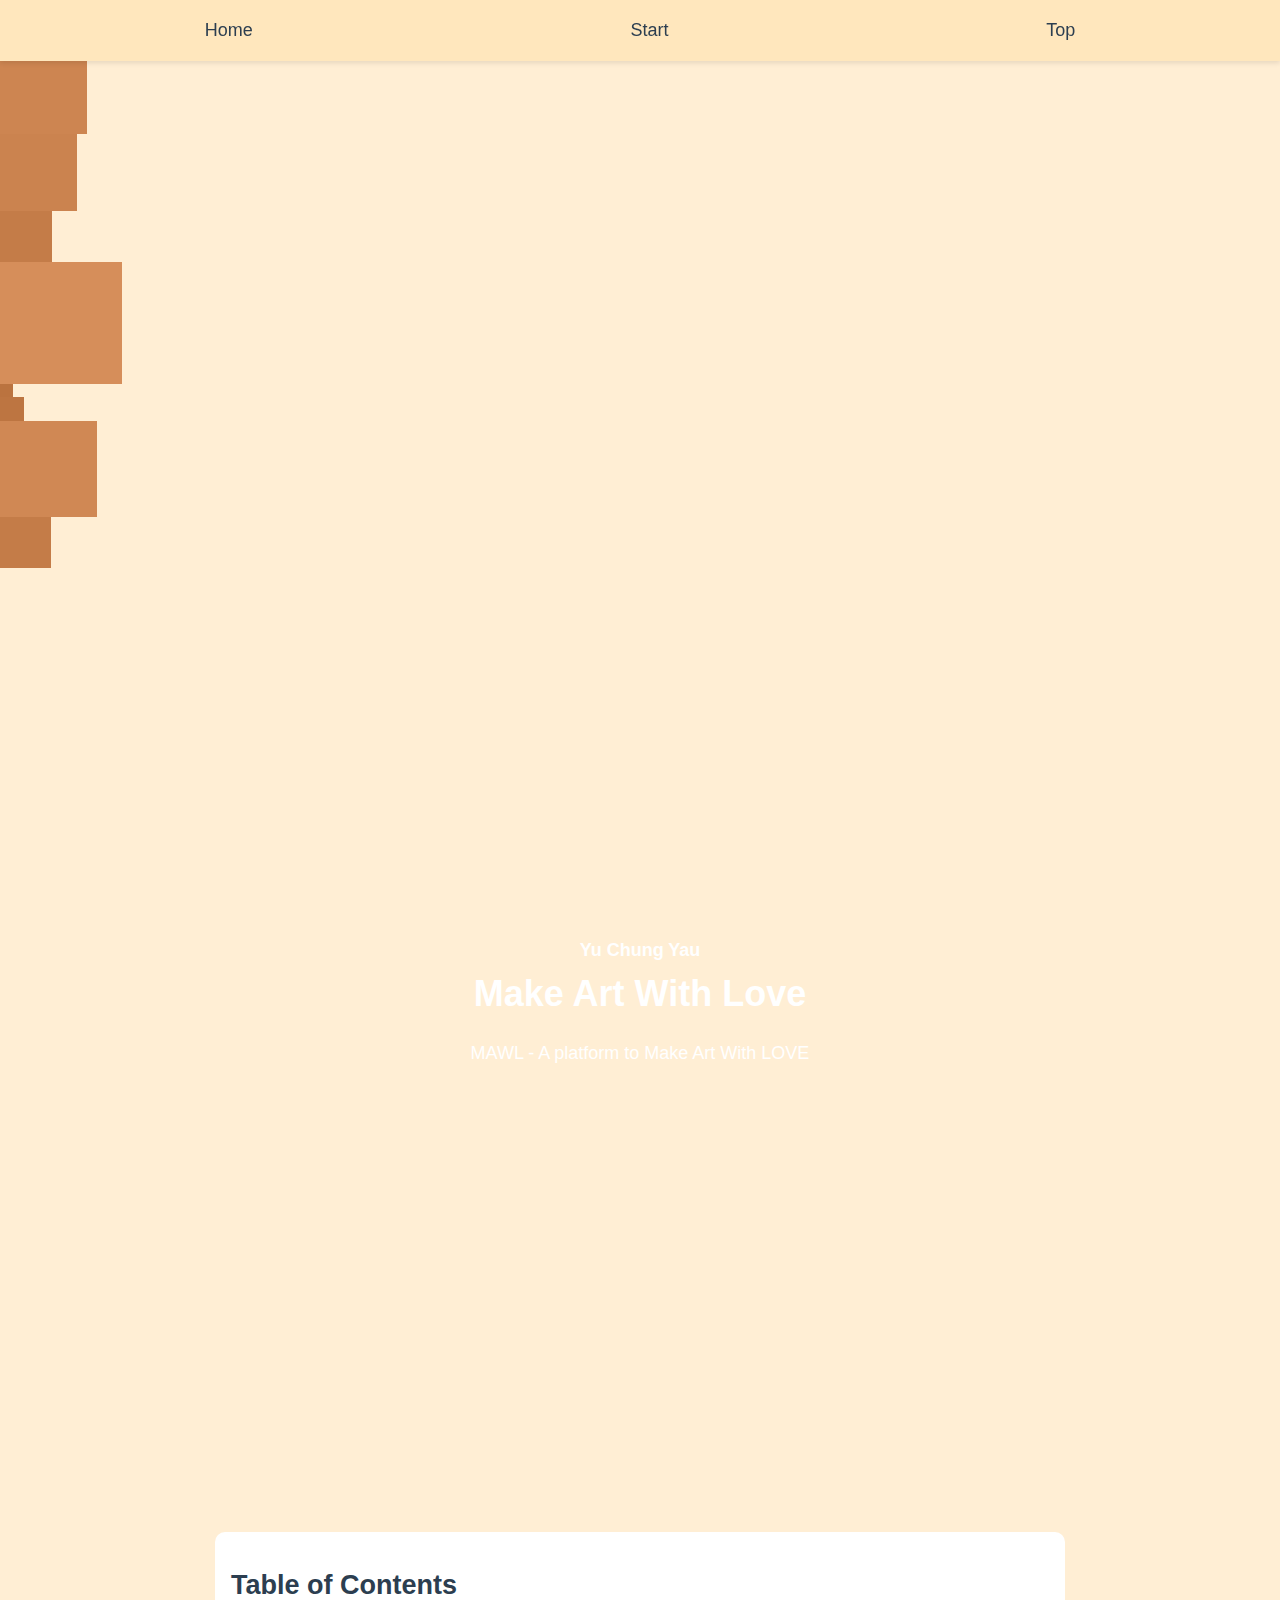
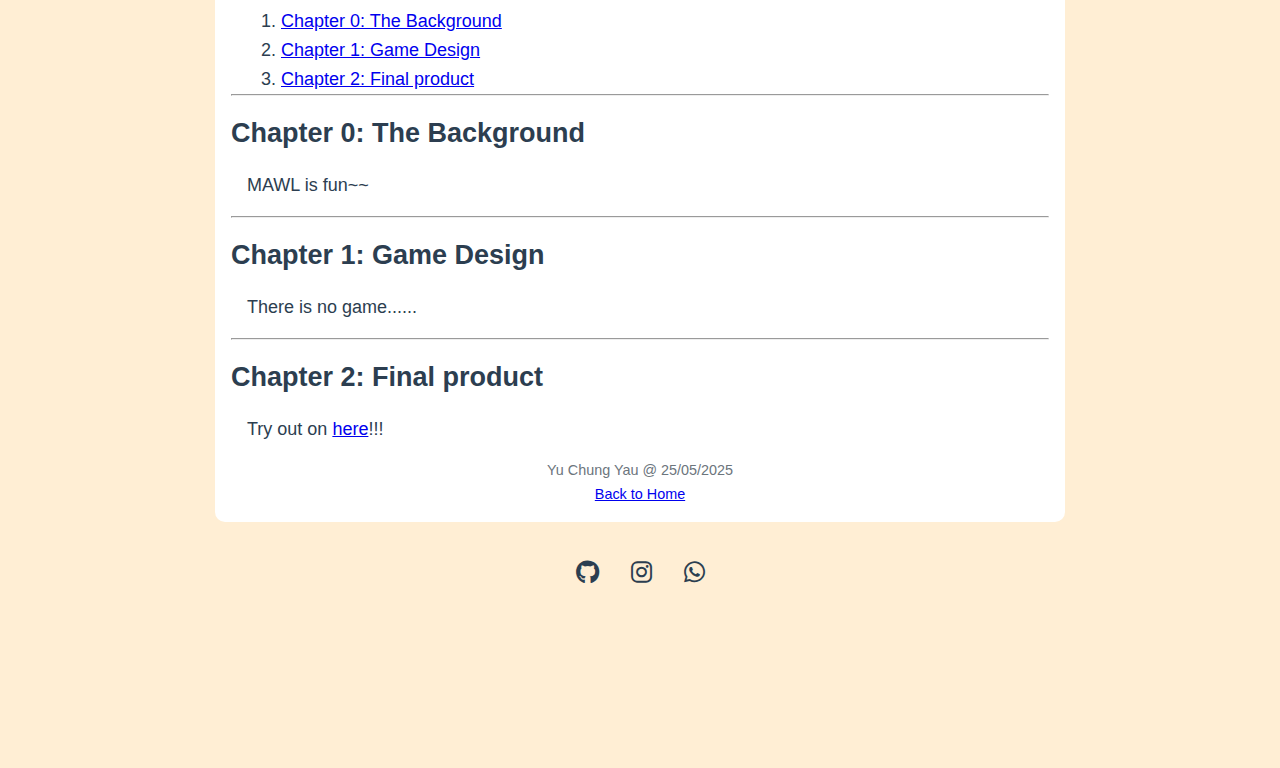
<file: projects/make-art-with-love.html>
<!DOCTYPE html>
<html lang="en">
<head>
    <meta charset="UTF-8">
    <meta name="viewport" content="width=device-width, initial-scale=1.0">
    <title>Java Image Postprocessing</title>
    <link rel="stylesheet" href="../style.css">
    <script src="../theme.js"></script>
    <link rel="stylesheet" href="./style.css">
    <link rel="stylesheet" href="https://cdnjs.cloudflare.com/ajax/libs/font-awesome/6.0.0/css/all.min.css">
    <link rel="icon" href="../assets/images/profolio.jpeg" type="image/jpeg">
</head>
<body>

    <!-- Background Animation -->
    <div id="background"></div>
    <script src="../sphere.js"></script>

    <!-- Navigation -->
    <nav class="navbar">
        <ul class="nav-links">
            <li><a href="../#projects">Home</a></li>
            <li><a href="#paragraphs">Start</a></li>
            <li><a href="#hero">Top</a></li>
        </ul>
    </nav>

    <!-- Hero Section -->
    <section id="hero" style="background-image: linear-gradient(135deg, var(--primary-color-semi-transparent), var(--secondary-color-semi-transparent)), url('https://raw.githubusercontent.com/jonesyu30/MAWL/main/assets/08a69412-dd0d-46e1-aae4-36f4e3088e47.sketchpad-2.png');">
        <h4>Yu Chung Yau</h4>
        <h1>Make Art With Love</h1>
        <p>MAWL - A platform to Make Art With LOVE</p>
    </section>

    <section id="paragraphs">
        <div class="chapters">
            <h2 class="section-title">Table of Contents</h2>
<ol><li class="toc-list"><a href="#chapter-0:-the-background" class="toc-link">Chapter 0: The Background</a></li><li class="toc-list"><a href="#chapter-1:-game-design" class="toc-link">Chapter 1: Game Design</a></li><li class="toc-list"><a href="#chapter-2:-final-product" class="toc-link">Chapter 2: Final product</a></li></ol>
<hr class="chapters-divider" id="chapter-0:-the-background">
<h2 class="section-title">Chapter 0: The Background</h2>
<p>MAWL is fun~~</p>
<hr class="chapters-divider" id="chapter-1:-game-design">
<h2 class="section-title">Chapter 1: Game Design</h2>
<p>There is no game......</p>
<hr class="chapters-divider" id="chapter-2:-final-product">
<h2 class="section-title">Chapter 2: Final product</h2>
<p>Try out on <a target="_blank" href="https://jonesyu30.github.io/MAWL/">here</a>!!!</p>

            <footer>
                Yu Chung Yau @ 25/05/2025
                <div class="footer-nav">
                    <a href="../index.html" class="back-home-link">Back to Home</a>
                </div>
            </footer>
        </div>

        <!-- Contact Section -->
        <div class="social-links">
            <a href="https://github.com/jonesyu30" target=”_blank”><i class="fab fa-github"></i></a>
            <a href="https://www.instagram.com/jung1yau6/" target=”_blank”><i class="fa-brands fa-instagram"></i></a>
            <a href="https://wa.me/60303742" target=”_blank”><i class="fa-brands fa-whatsapp"></i></a>
        </div>
    </section>
</body>
</html>
</file>
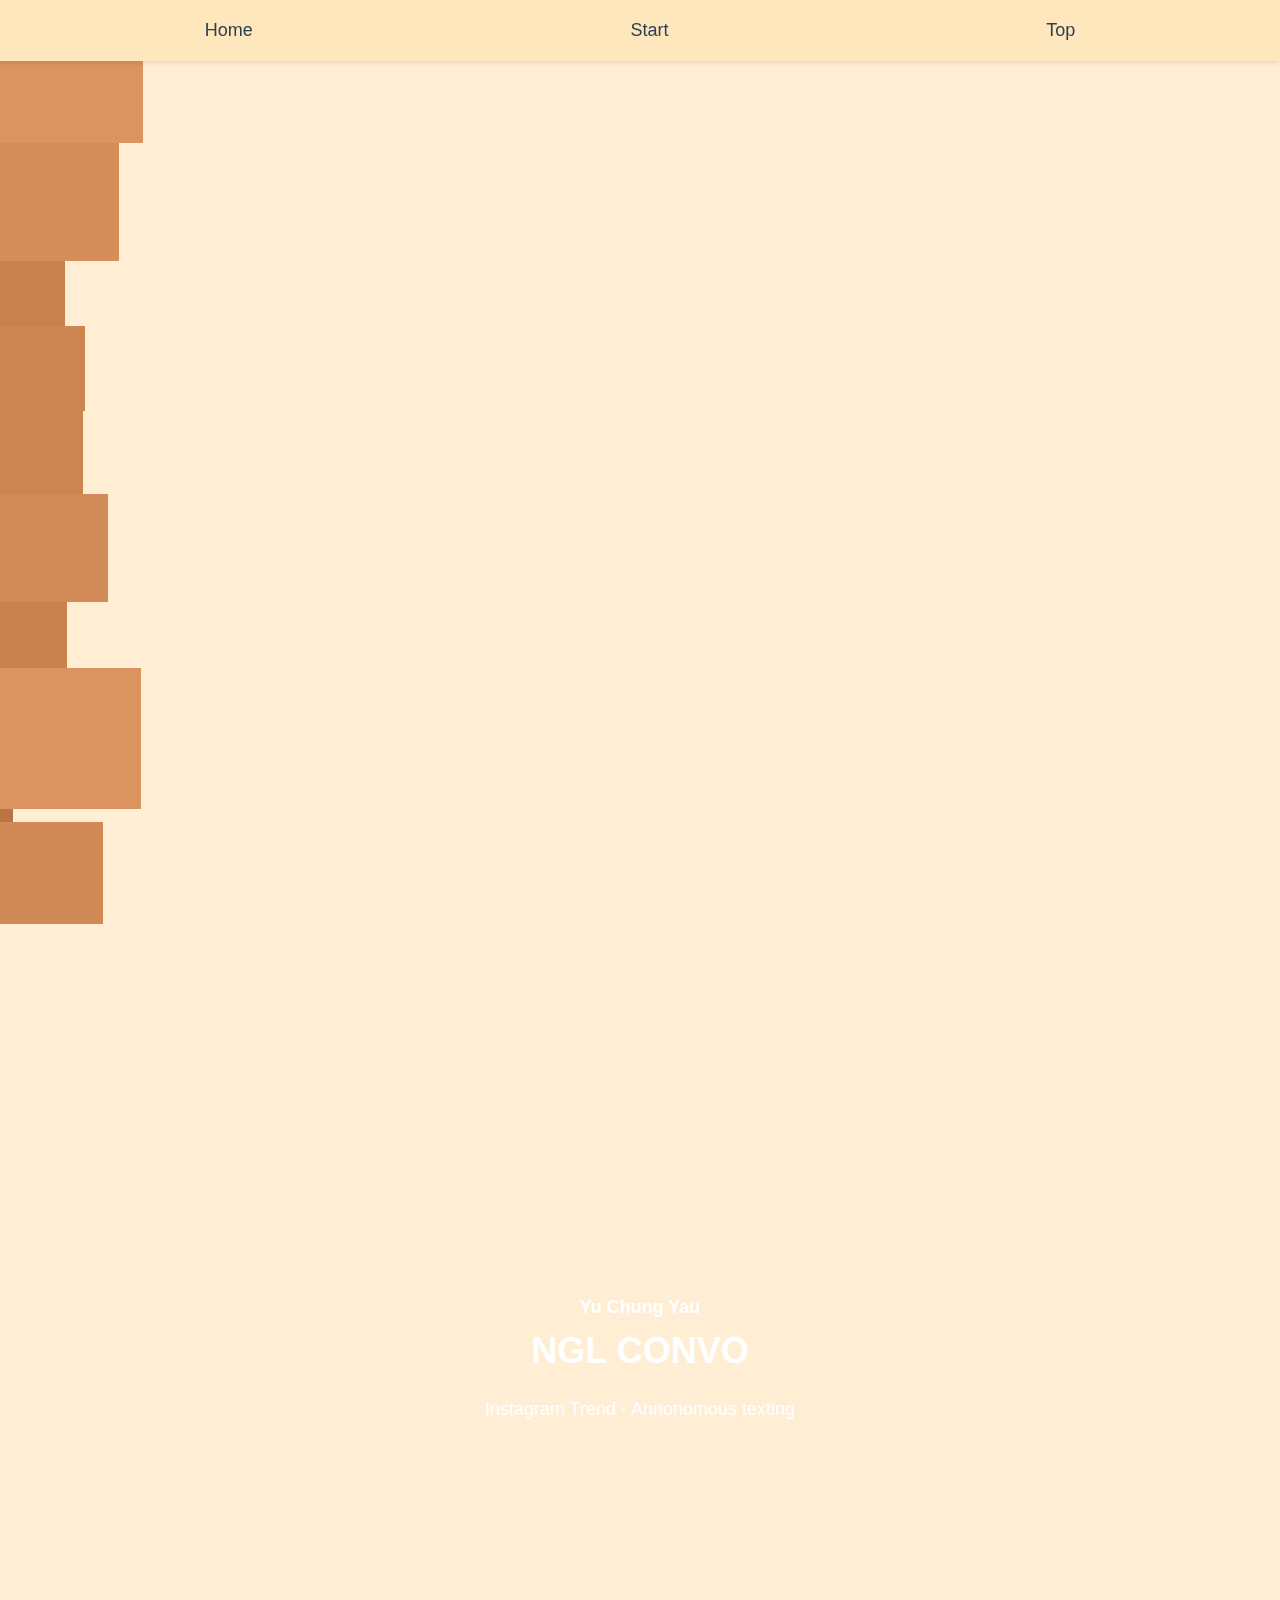
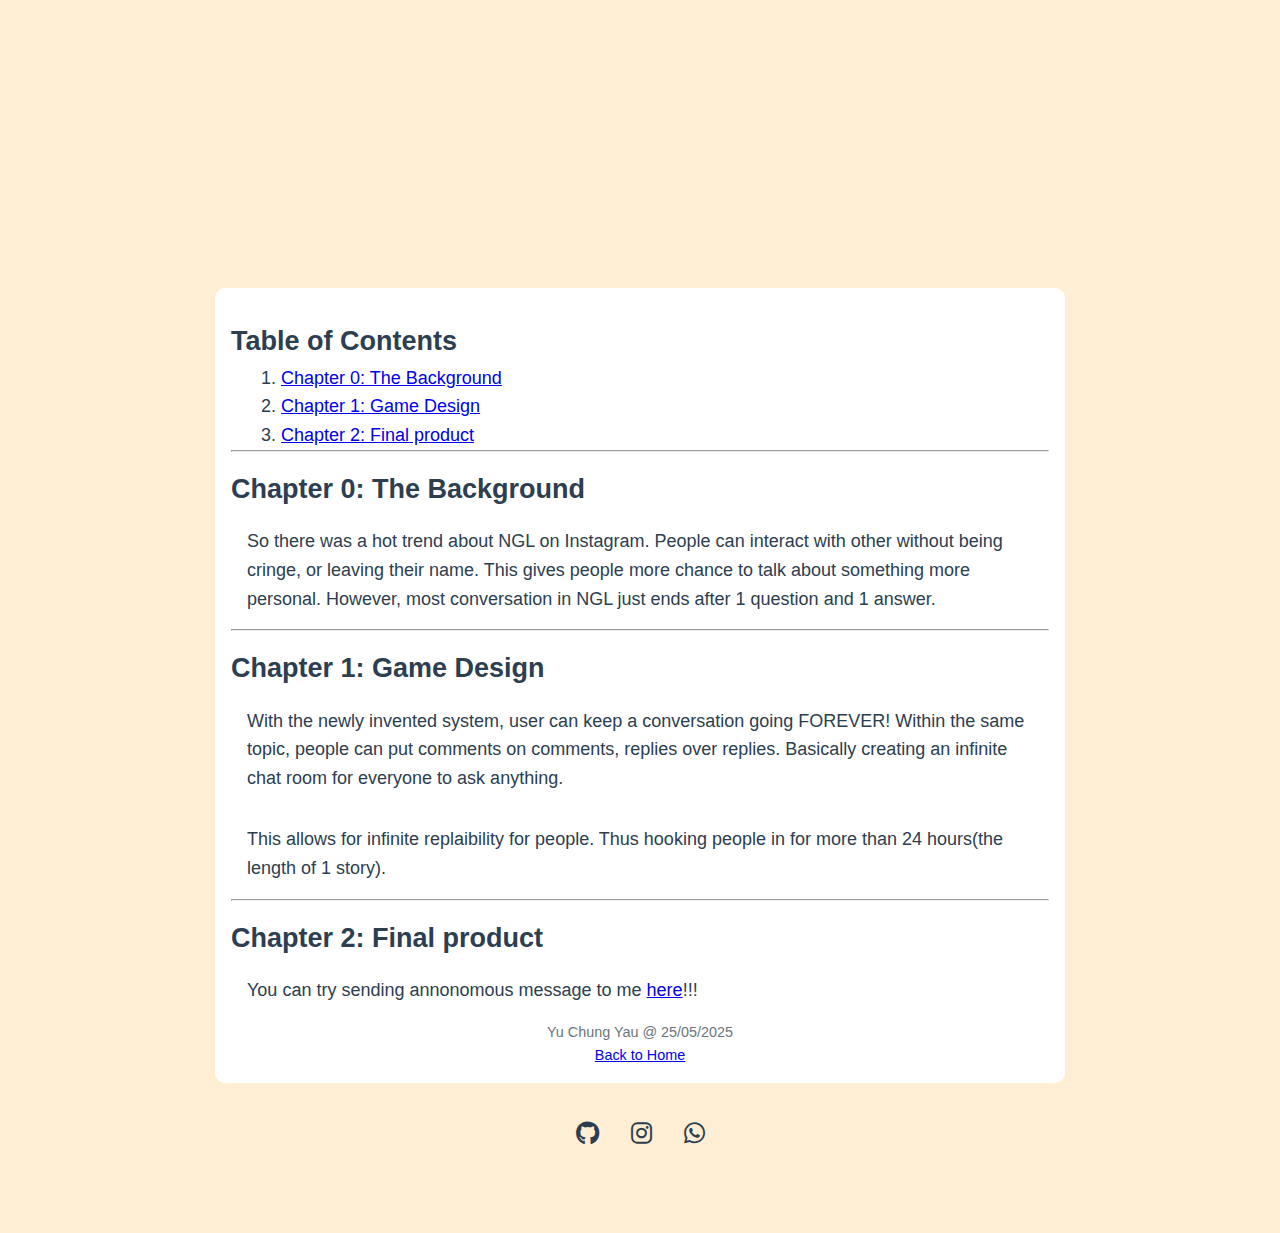
<file: projects/ngl-convo.html>
<!DOCTYPE html>
<html lang="en">
<head>
    <meta charset="UTF-8">
    <meta name="viewport" content="width=device-width, initial-scale=1.0">
    <title>Java Image Postprocessing</title>
    <link rel="stylesheet" href="../style.css">
    <script src="../theme.js"></script>
    <link rel="stylesheet" href="./style.css">
    <link rel="stylesheet" href="https://cdnjs.cloudflare.com/ajax/libs/font-awesome/6.0.0/css/all.min.css">
    <link rel="icon" href="../assets/images/profolio.jpeg" type="image/jpeg">
</head>
<body>

    <!-- Background Animation -->
    <div id="background"></div>
    <script src="../sphere.js"></script>

    <!-- Navigation -->
    <nav class="navbar">
        <ul class="nav-links">
            <li><a href="../#projects">Home</a></li>
            <li><a href="#paragraphs">Start</a></li>
            <li><a href="#hero">Top</a></li>
        </ul>
    </nav>

    <!-- Hero Section -->
    <section id="hero" style="background-image: linear-gradient(135deg, var(--primary-color-semi-transparent), var(--secondary-color-semi-transparent)), url('');">
        <h4>Yu Chung Yau</h4>
        <h1>NGL CONVO</h1>
        <p>Instagram Trend - Annonomous texting</p>
    </section>

    <section id="paragraphs">
        <div class="chapters">
            <h2 class="section-title">Table of Contents</h2>
<ol><li class="toc-list"><a href="#chapter-0:-the-background" class="toc-link">Chapter 0: The Background</a></li><li class="toc-list"><a href="#chapter-1:-game-design" class="toc-link">Chapter 1: Game Design</a></li><li class="toc-list"><a href="#chapter-2:-final-product" class="toc-link">Chapter 2: Final product</a></li></ol>
<hr class="chapters-divider" id="chapter-0:-the-background">
<h2 class="section-title">Chapter 0: The Background</h2>
<p>So there was a hot trend about NGL on Instagram. People can interact with other without being cringe, or leaving their name. This gives people more chance to talk about something more personal. However, most conversation in NGL just ends after 1 question and 1 answer. </p>
<hr class="chapters-divider" id="chapter-1:-game-design">
<h2 class="section-title">Chapter 1: Game Design</h2>
<p>With the newly invented system, user can keep a conversation going FOREVER! Within the same topic, people can put comments on comments, replies over replies. Basically creating an infinite chat room for everyone to ask anything.</p>
<p>This allows for infinite replaibility for people. Thus hooking people in for more than 24 hours(the length of 1 story). </p>
<hr class="chapters-divider" id="chapter-2:-final-product">
<h2 class="section-title">Chapter 2: Final product</h2>
<p>You can try sending annonomous message to me <a target="_blank" href="https://ngl-convo.vercel.app">here</a>!!!</p>

            <footer>
                Yu Chung Yau @ 25/05/2025
                <div class="footer-nav">
                    <a href="../index.html" class="back-home-link">Back to Home</a>
                </div>
            </footer>
        </div>

        <!-- Contact Section -->
        <div class="social-links">
            <a href="https://github.com/jonesyu30" target=”_blank”><i class="fab fa-github"></i></a>
            <a href="https://www.instagram.com/jung1yau6/" target=”_blank”><i class="fa-brands fa-instagram"></i></a>
            <a href="https://wa.me/60303742" target=”_blank”><i class="fa-brands fa-whatsapp"></i></a>
        </div>
    </section>
</body>
</html>
</file>
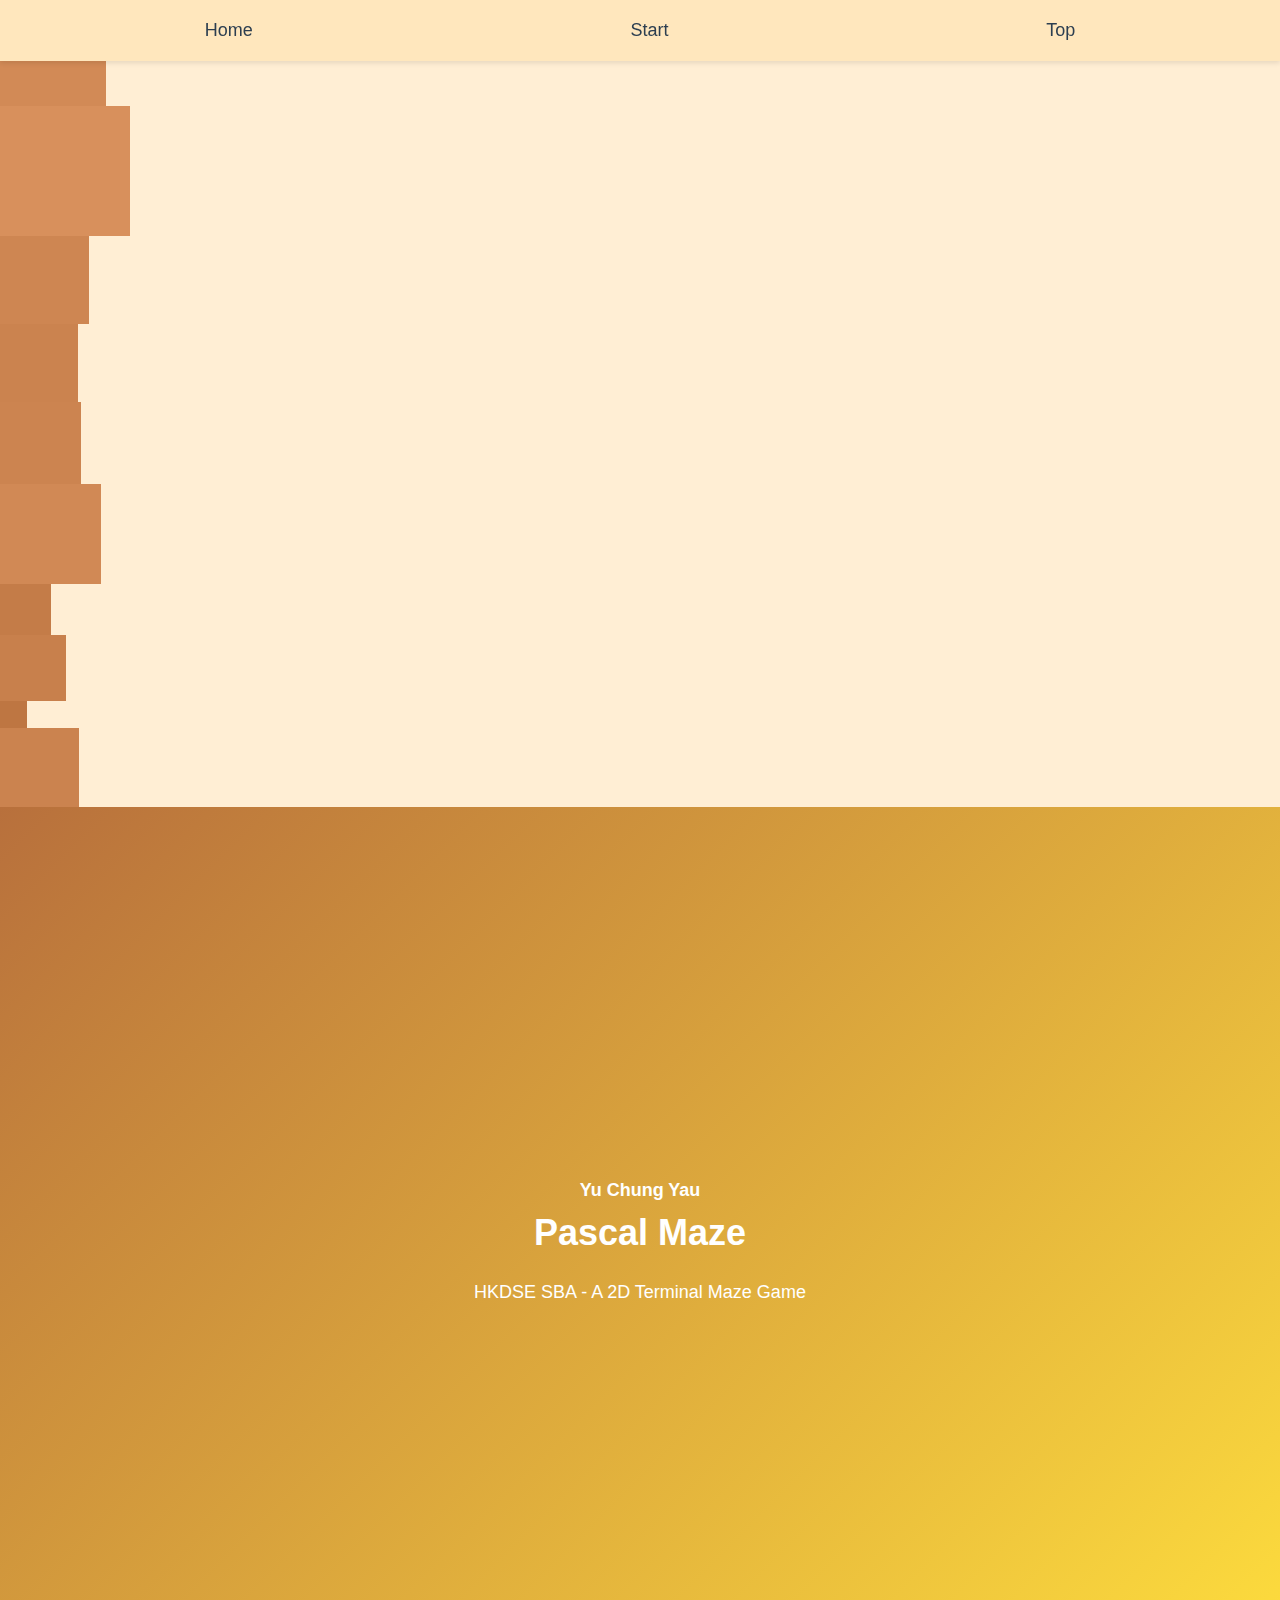
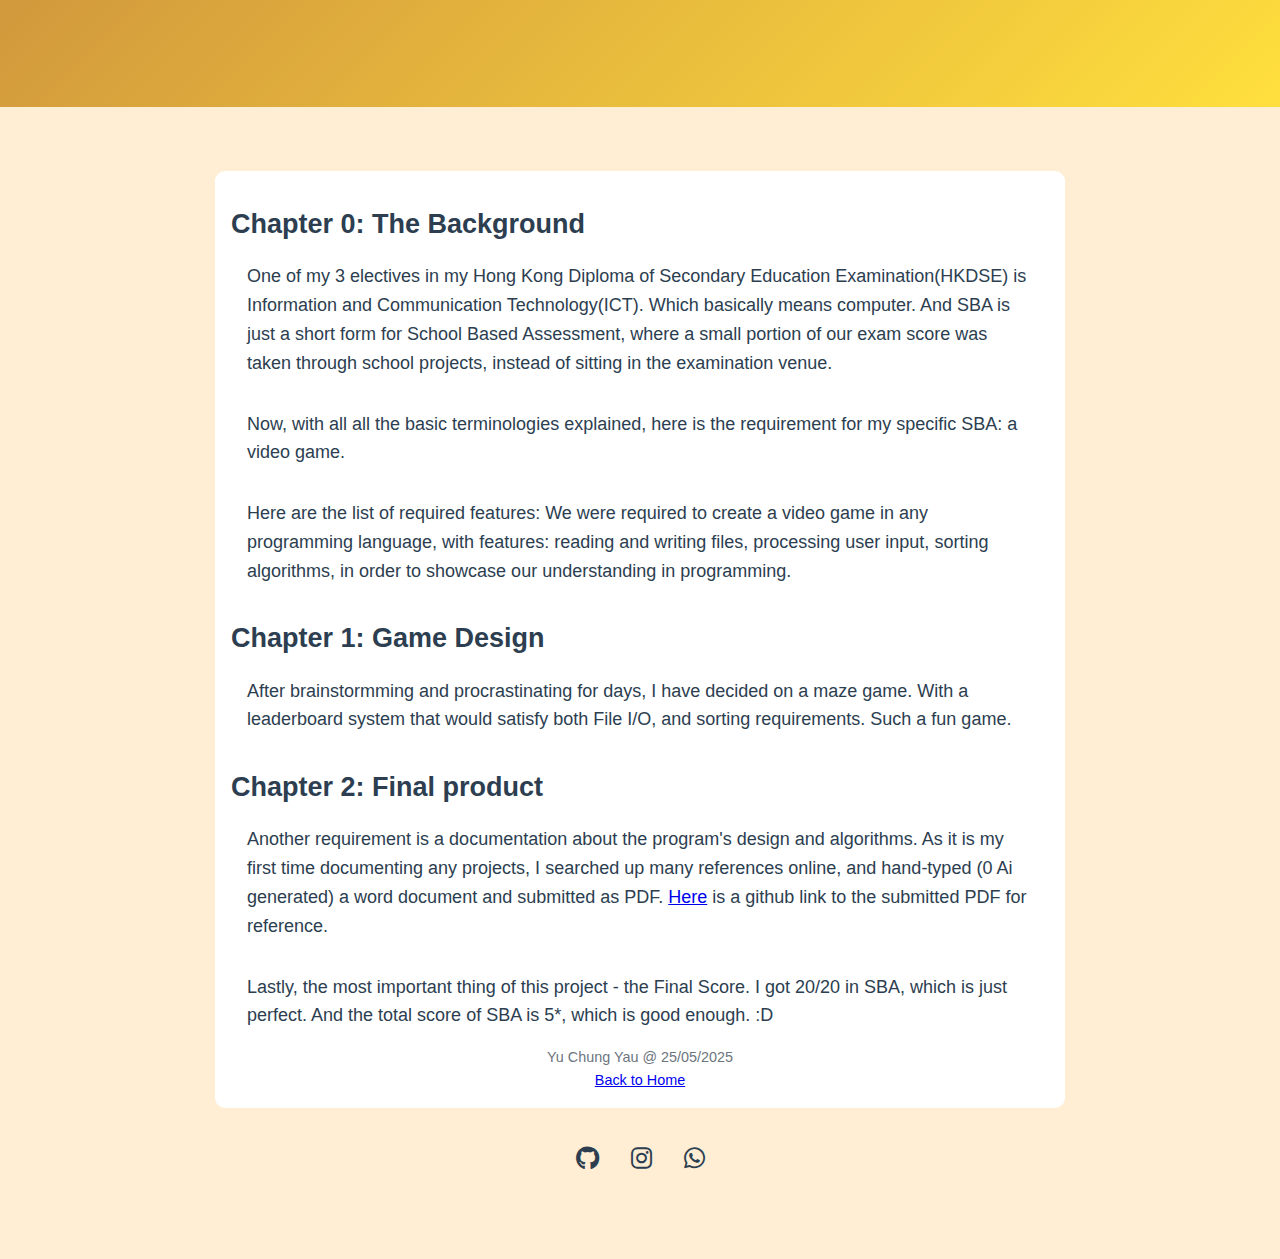
<file: projects/pascal-maze.html>
<!DOCTYPE html>
<html lang="en">
<head>
    <meta charset="UTF-8">
    <meta name="viewport" content="width=device-width, initial-scale=1.0">
    <title>Java Image Postprocessing</title>
    <link rel="stylesheet" href="../style.css">
    <link rel="stylesheet" href="./style.css">
    <link rel="stylesheet" href="https://cdnjs.cloudflare.com/ajax/libs/font-awesome/6.0.0/css/all.min.css">
    <script src="../theme.js"></script>
    <link rel="icon" href="../assets/images/profolio.jpeg" type="image/jpeg">
</head>
<body>

    <!-- Background Animation -->
    <div id="background"></div>
    <script src="../sphere.js"></script>

    <!-- Navigation -->
    <nav class="navbar">
        <ul class="nav-links">
            <li><a href="../#projects">Home</a></li>
            <li><a href="#paragraphs">Start</a></li>
            <li><a href="#hero">Top</a></li>
        </ul>
    </nav>

    <!-- Hero Section -->
    <section id="hero">
        <h4>Yu Chung Yau</h4>
        <h1>Pascal Maze</h1>
        <p>HKDSE SBA - A 2D Terminal Maze Game</p>
    </section>

    <section id="paragraphs">
        <div class="chapters">
            <h2 class="section-title">Chapter 0: The Background</h2>
<p>One of my 3 electives in my Hong Kong Diploma of Secondary Education Examination(HKDSE) is Information and Communication Technology(ICT). Which basically means computer. And SBA is just a short form for School Based Assessment, where a small portion of our exam score was taken through school projects, instead of sitting in the examination venue.</p>
<p>Now, with all all the basic terminologies explained, here is the requirement for my specific SBA: a video game. </p>
<p>Here are the list of required features: We were required to create a video game in any programming language, with features: reading and writing files, processing user input, sorting algorithms, in order to showcase our understanding in programming. </p>
<h2 class="section-title">Chapter 1: Game Design</h2>
<p>After brainstormming and procrastinating for days, I have decided on a maze game. With a leaderboard system that would satisfy both File I/O, and sorting requirements. Such a fun game. </p>
<h2 class="section-title">Chapter 2: Final product</h2>
<p>Another requirement is a documentation about the program's design and algorithms. As it is my first time documenting any projects, I searched up many references online, and hand-typed (0 Ai generated) a word document and submitted as PDF. <a target="_blank" href="https://github.com/jonesyu30/Maze-Game/blob/main/6C%2018%20Yu%20Chung%20Yau%20-%20ICT%20SBA%20documentation.pdf">Here</a> is a github link to the submitted PDF for reference. </p>
<p>Lastly, the most important thing of this project - the Final Score. I got 20/20 in SBA, which is just perfect. And the total score of SBA is 5*, which is good enough. :D</p>

            <footer>
                Yu Chung Yau @ 25/05/2025
                <div class="footer-nav">
                    <a href="../index.html" class="back-home-link">Back to Home</a>
                </div>
            </footer>
        </div>

        <!-- Contact Section -->
        <div class="social-links">
            <a href="https://github.com/jonesyu30" target=”_blank”><i class="fab fa-github"></i></a>
            <a href="https://www.instagram.com/jung1yau6/" target=”_blank”><i class="fa-brands fa-instagram"></i></a>
            <a href="https://wa.me/60303742" target=”_blank”><i class="fa-brands fa-whatsapp"></i></a>
        </div>
    </section>
</body>
</html>
</file>
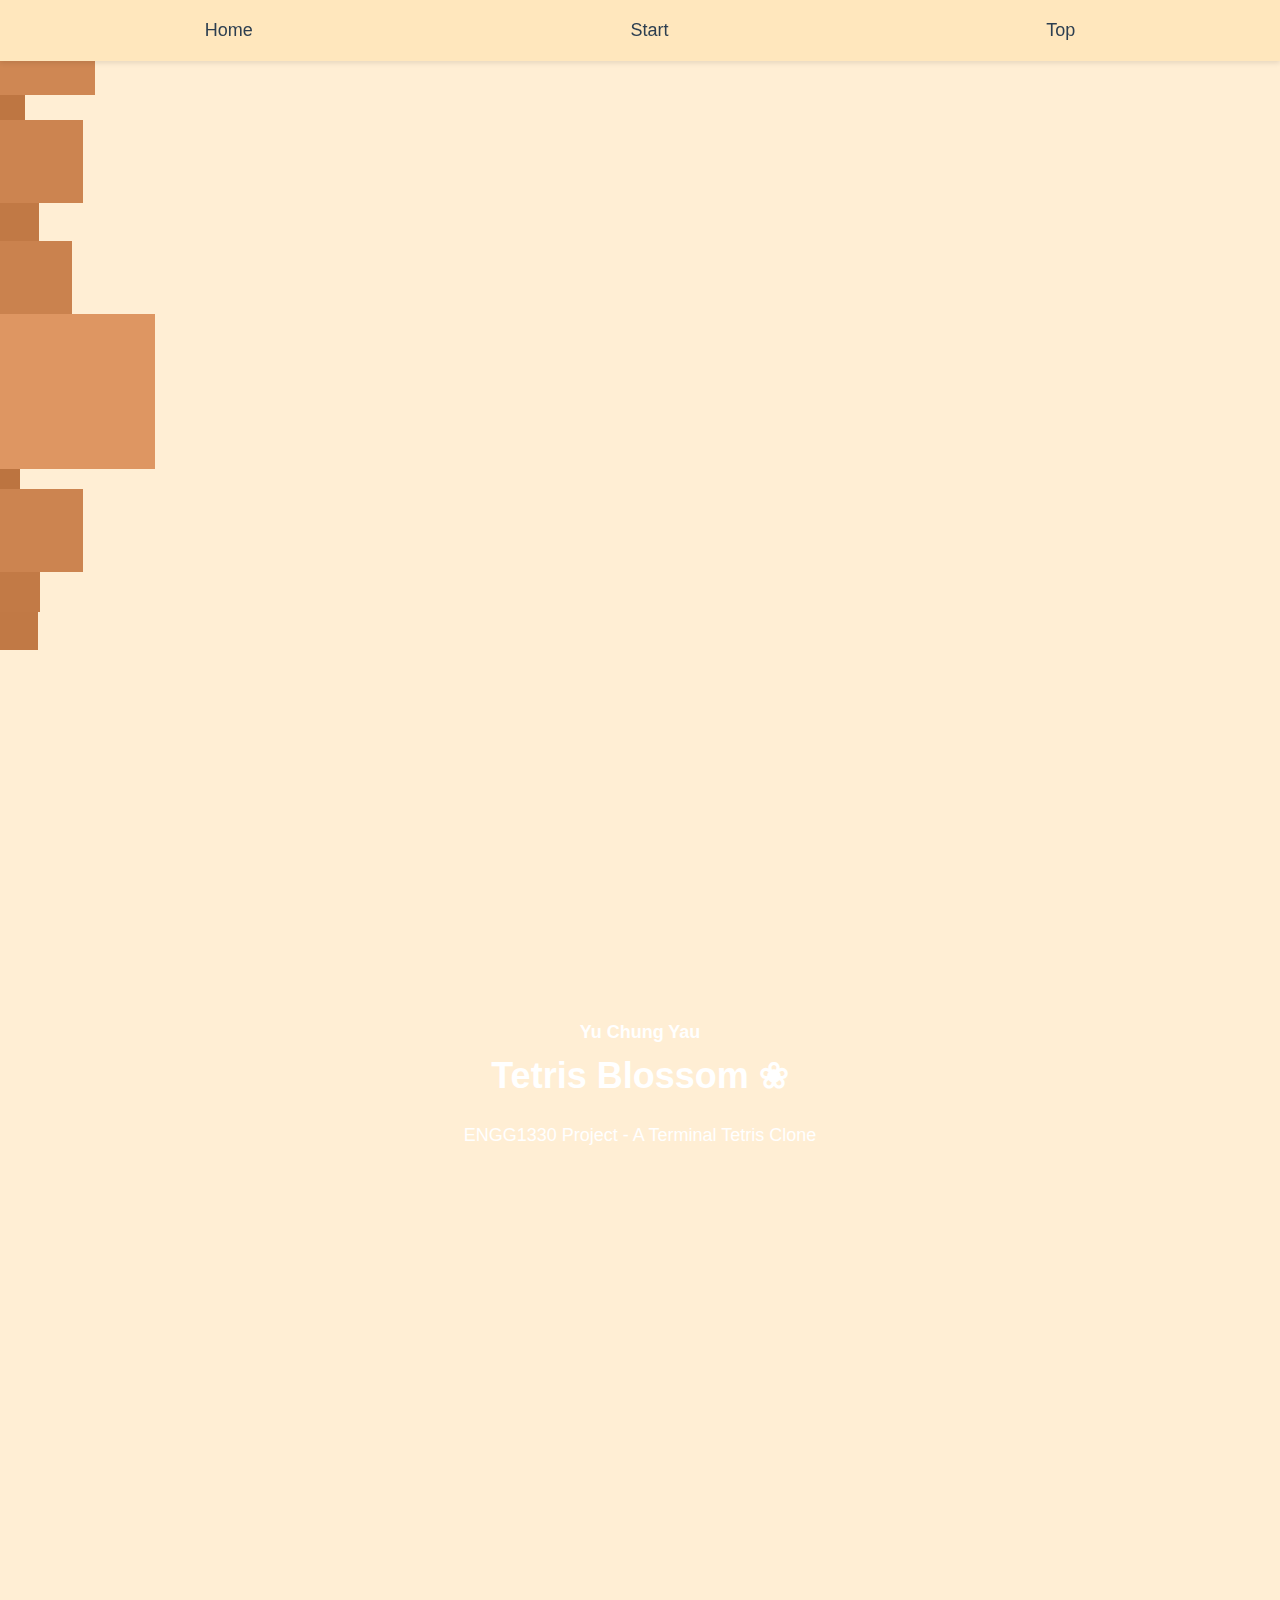
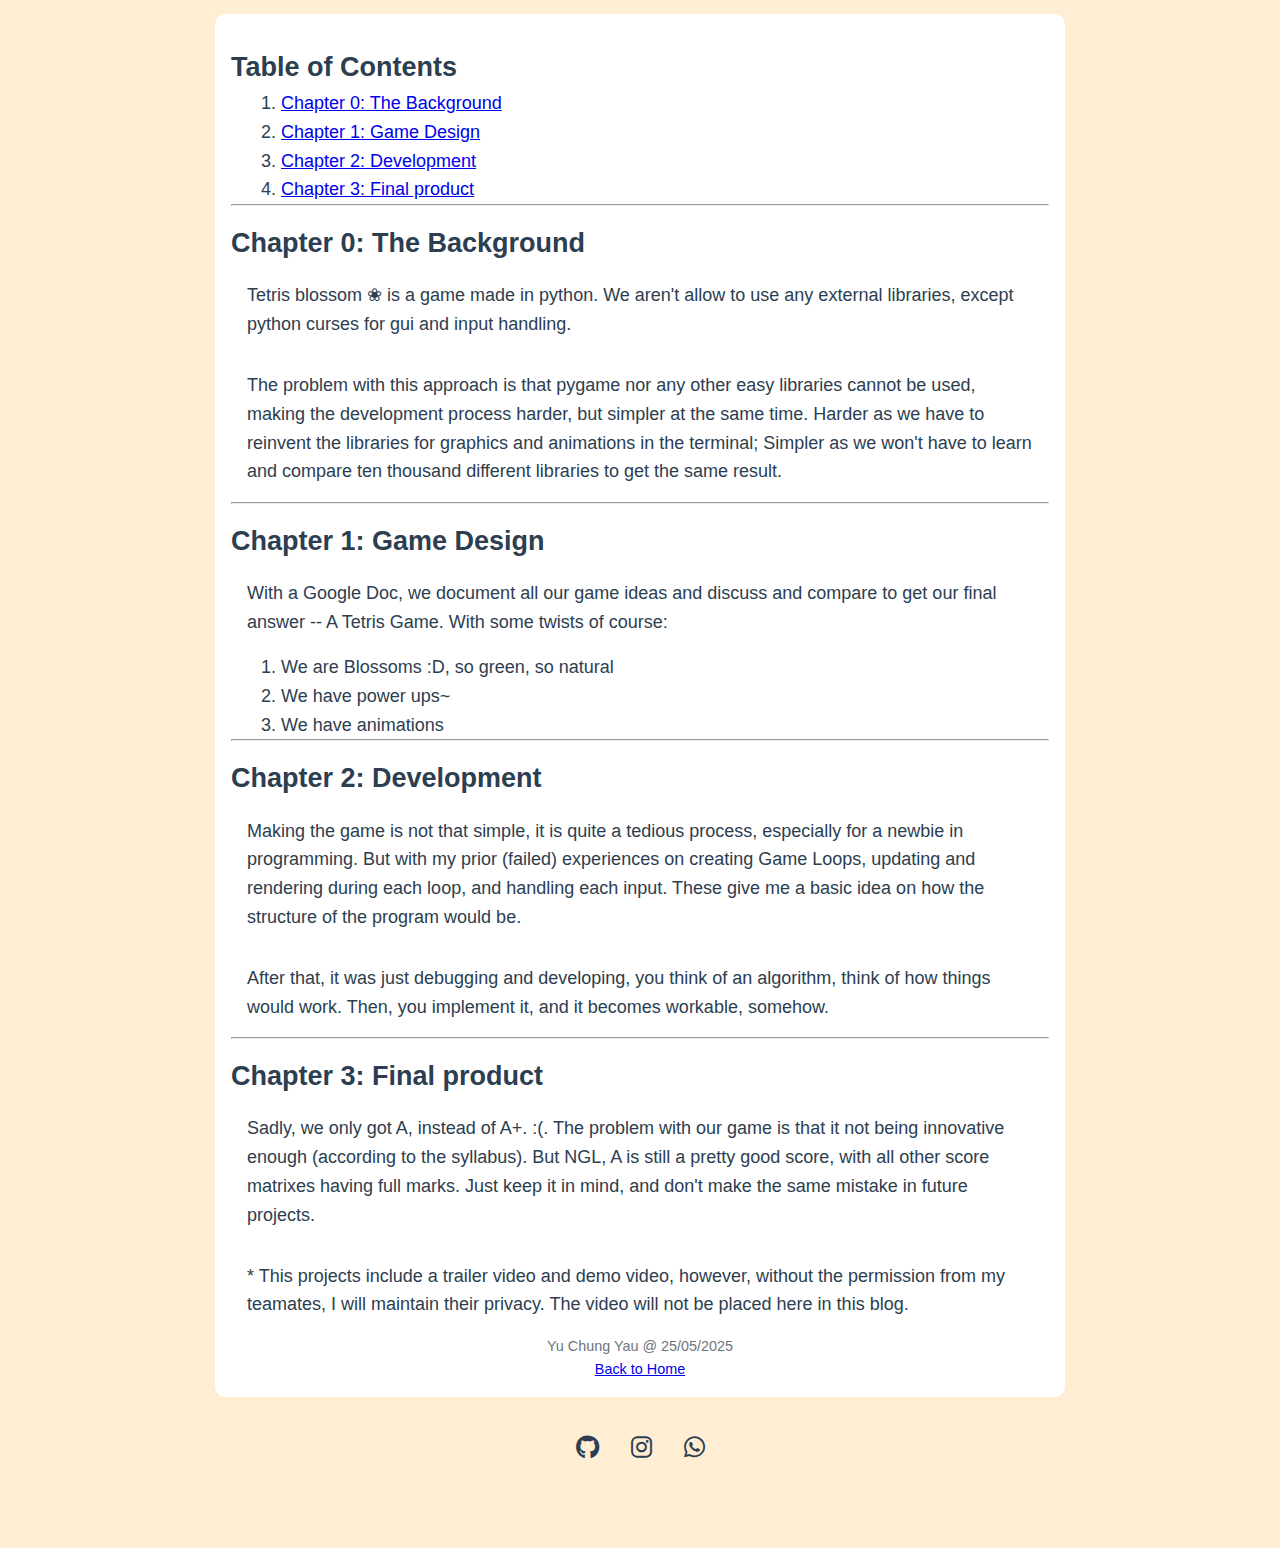
<file: projects/tetris-blossom.html>
<!DOCTYPE html>
<html lang="en">
<head>
    <meta charset="UTF-8">
    <meta name="viewport" content="width=device-width, initial-scale=1.0">
    <title>Java Image Postprocessing</title>
    <link rel="stylesheet" href="../style.css">
    <script src="../theme.js"></script>
    <link rel="stylesheet" href="./style.css">
    <link rel="stylesheet" href="https://cdnjs.cloudflare.com/ajax/libs/font-awesome/6.0.0/css/all.min.css">
    <link rel="icon" href="../assets/images/profolio.jpeg" type="image/jpeg">
</head>
<body>

    <!-- Background Animation -->
    <div id="background"></div>
    <script src="../sphere.js"></script>

    <!-- Navigation -->
    <nav class="navbar">
        <ul class="nav-links">
            <li><a href="../#projects">Home</a></li>
            <li><a href="#paragraphs">Start</a></li>
            <li><a href="#hero">Top</a></li>
        </ul>
    </nav>

    <!-- Hero Section -->
    <section id="hero" style="background-image: linear-gradient(135deg, var(--primary-color-semi-transparent), var(--secondary-color-semi-transparent)), url('../assets/tetris-blossom.png');">
        <h4>Yu Chung Yau</h4>
        <h1>Tetris Blossom ❀</h1>
        <p>ENGG1330 Project - A Terminal Tetris Clone</p>
    </section>

    <section id="paragraphs">
        <div class="chapters">
            <h2 class="section-title">Table of Contents</h2>
<ol><li class="toc-list"><a href="#chapter-0:-the-background" class="toc-link">Chapter 0: The Background</a></li><li class="toc-list"><a href="#chapter-1:-game-design" class="toc-link">Chapter 1: Game Design</a></li><li class="toc-list"><a href="#chapter-2:-development" class="toc-link">Chapter 2: Development</a></li><li class="toc-list"><a href="#chapter-3:-final-product" class="toc-link">Chapter 3: Final product</a></li></ol>
<hr class="chapters-divider" id="chapter-0:-the-background">
<h2 class="section-title">Chapter 0: The Background</h2>
<p>Tetris blossom ❀ is a game made in python. We aren't allow to use any external libraries, except python curses for gui and input handling. </p>
<p>The problem with this approach is that pygame nor any other easy libraries cannot be used, making the development process harder, but simpler at the same time. Harder as we have to reinvent the libraries for graphics and animations in the terminal; Simpler as we won't have to learn and compare ten thousand different libraries to get the same result. </p>
<hr class="chapters-divider" id="chapter-1:-game-design">
<h2 class="section-title">Chapter 1: Game Design</h2>
<p>With a Google Doc, we document all our game ideas and discuss and compare to get our final answer -- A Tetris Game. With some twists of course: </p>
<ol>
<li>We are Blossoms :D, so green, so natural</li><li>We have power ups~</li><li>We have animations</li></ol><hr class="chapters-divider" id="chapter-2:-development">
<h2 class="section-title">Chapter 2: Development</h2>
<p>Making the game is not that simple, it is quite a tedious process, especially for a newbie in programming. But with my prior (failed) experiences on creating Game Loops, updating and rendering during each loop, and handling each input. These give me a basic idea on how the structure of the program would be. </p>
<p>After that, it was just debugging and developing, you think of an algorithm, think of how things would work. Then, you implement it, and it becomes workable, somehow. </p>
<hr class="chapters-divider" id="chapter-3:-final-product">
<h2 class="section-title">Chapter 3: Final product</h2>
<p>Sadly, we only got A, instead of A+. :(. The problem with our game is that it not being innovative enough (according to the syllabus). But NGL, A is still a pretty good score, with all other score matrixes having full marks. Just keep it in mind, and don't make the same mistake in future projects. </p>
<p>* This projects include a trailer video and demo video, however, without the permission from my teamates, I will maintain their privacy. The video will not be placed here in this blog.</p>

            <footer>
                Yu Chung Yau @ 25/05/2025
                <div class="footer-nav">
                    <a href="../index.html" class="back-home-link">Back to Home</a>
                </div>
            </footer>
        </div>

        <!-- Contact Section -->
        <div class="social-links">
            <a href="https://github.com/jonesyu30" target=”_blank”><i class="fab fa-github"></i></a>
            <a href="https://www.instagram.com/jung1yau6/" target=”_blank”><i class="fa-brands fa-instagram"></i></a>
            <a href="https://wa.me/60303742" target=”_blank”><i class="fa-brands fa-whatsapp"></i></a>
        </div>
    </section>
</body>
</html>
</file>
<file: style.css>
:root {
    --primary-color: #b8703c;
    --secondary-color: #ffdf3d;
    --dark-color: #2c3e50;
    --light-color: #ffeed4;
}

* {
    margin: 0;
    padding: 0;
    box-sizing: border-box;
}

body {
    font-family: 'Segoe UI', Tahoma, Geneva, Verdana, sans-serif;
    line-height: 1.6;
    font-size: large;
    background-color: var(--light-color);
    color: var(--dark-color);
}

/* Navigation */
.navbar {
    position: fixed;
    top: 0;
    width: 100%;
    background-color: rgb(255, 231, 189);
    padding: 1rem;
    box-shadow: 0 2px 5px rgba(0,0,0,0.1);
    z-index: 1000;
}

.nav-links {
    display: flex;
    justify-content: space-around;
    list-style: none;
}

.nav-links a {
    text-decoration: none;
    color: var(--dark-color);
    padding: 0.5rem 1rem;
    transition: all 0.3s;
}

.nav-links a:hover {
    color: var(--primary-color);
}

/* Sections */
section {
    padding: 5rem 2rem;
    min-height: 100vh;
    padding-top: 4rem;
}

/* Hero Section */
#hero {
    background: linear-gradient(135deg, var(--primary-color), var(--secondary-color));
    color: rgb(255, 255, 255);
    display: flex;
    flex-direction: column;
    justify-content: center;
    align-items: center;
    text-align: center;
}

/* Projects Section */
.projects-grid {
    display: grid;
    grid-template-columns: repeat(auto-fit, minmax(300px, 1fr));
    gap: 2rem;
    margin-top: 2rem;
}

.project-card {
    background: white;
    padding: 1rem;
    border-radius: 10px;
    box-shadow: 0 3px 10px rgba(0,0,0,0.1);
    transition: transform .3s ease, background-color .3s ease;
}

.project-card:hover {
    transform: translateY(-5px);
    background-color: #ffff9f;
}

/* Education Section */
.education-list {
    margin-top: 2rem;
}

.education-item {
    background: white;
    padding: 1.5rem;
    margin-bottom: 1rem;
    border-radius: 10px;
    box-shadow: 0 3px 10px rgba(0,0,0,0.1);
}

/* Contact Section */
#contact {
    background-color: var(--light-color);
}

.contact-form {
    max-width: 600px;
    margin: 2rem auto;
}

.form-group {
    margin-bottom: 1rem;
}

input, textarea {
    width: 100%;
    padding: 0.8rem;
    border: 1px solid #ddd;
    border-radius: 5px;
    margin-top: 0.5rem;
}

button {
    background-color: var(--primary-color);
    color: white;
    padding: 0.8rem 2rem;
    border: none;
    border-radius: 5px;
    cursor: pointer;
    transition: background-color 0.3s;
}

button:hover {
    background-color: var(--secondary-color);
}

.social-links {
    display: flex;
    justify-content: center;
    gap: 2rem;
    margin-top: 2rem;
}

.social-links a {
    font-size: 1.5rem;
    color: var(--dark-color);
    transition: color 0.3s;
}

.social-links a:hover {
    color: var(--primary-color);
}

/* Responsive Design */
@media (max-width: 768px) {
    .projects-grid {
        grid-template-columns: 1fr;
    }

    .nav-links {
        font-size: 0.9rem;
    }
}
</file>
<file: projects/style.css>
h2{
    padding-top: 1rem;
}
.chapters{
    margin: auto;
    padding: 1rem;
    max-width: 850px;
    background-color: white;
    width:100%;
    border-radius: 10px;
}

p{
    padding: 1rem;
}

ol {
  padding-left: 50px;
}

footer{
    text-align: center;
    color: #6c757d;
    font-size: 0.9rem;
    position: relative;
}

img{
    max-width: 50%;
    margin:auto;
    display: block;
    height: auto;
    border-radius: 10px;
}

@media only screen and (max-width: 850px) {
    img {
        max-width: 100%;
    }
    
    .chapters {
        padding: 0.5rem;
    }
    
    h2 {
        font-size: 1.5rem;
        padding-top: 0.5rem;
    }
    
    p {
        font-size: 0.9rem;
        padding: 0.5rem;
    }
    
    footer {
        font-size: 0.8rem;
    }
    ol {
        padding-left: 2rem;
        font-size:0.9rem;
    }
}
</file>
